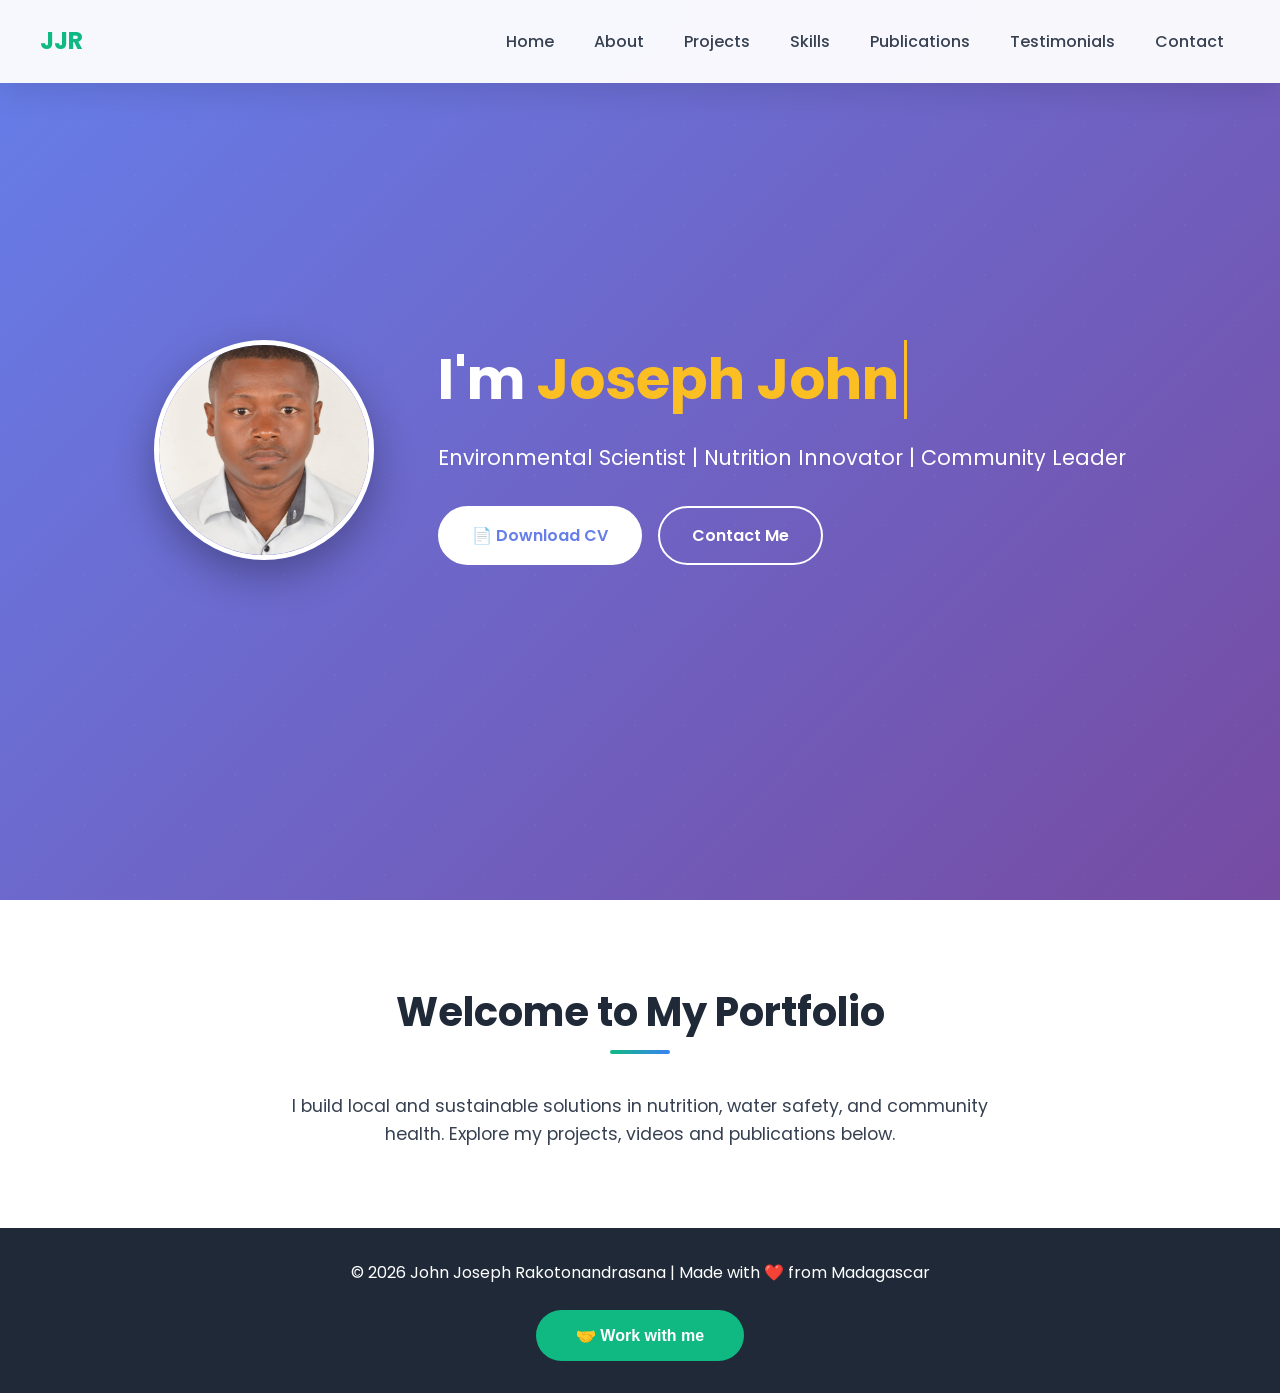
<file: index.html>
<!DOCTYPE html>
<html lang="en">
<head>
<meta charset="UTF-8" />
<meta name="viewport" content="width=device-width, initial-scale=1.0" />
<title>Joseph John Rakotonandrasana | Portfolio</title>
<link href="https://fonts.googleapis.com/css2?family=Poppins:wght@300;400;600;700&display=swap" rel="stylesheet">
<link rel="stylesheet" href="styles/style.css" />
</head>
<body>
<!-- Navigation -->
<nav class="navbar">
  <div class="nav-container">
    <a href="index.html" class="logo">JJR</a>
    <button class="nav-toggle" id="navToggle">☰</button>
    <div class="main-nav" id="mainNav">
      <a href="index.html">Home</a>
      <a href="about.html">About</a>
      <a href="projects.html">Projects</a>
      <a href="skills.html">Skills</a>
      <a href="publications.html">Publications</a>
      <a href="testimonials.html">Testimonials</a>
      <a href="contact.html">Contact</a>
    </div>
  </div>
</nav>

<!-- Hero Section -->
<header class="hero">
  <img src="images/photo_profil.jpg" alt="Profile photo" class="profile-photo">
  <div class="hero-text">
    <h1>I'm <span id="typing">Joseph John</span></h1>
    <p class="subtitle">Environmental Scientist | Nutrition Innovator | Community Leader</p>
    <div class="hero-cta">
      <a href="docs/Joseph_Rakotonandrasana_CV.pdf" class="btn" target="_blank">📄 Download CV</a>
      <a href="contact.html" class="btn-outline">Contact Me</a>
    </div>
  </div>
</header>

<!-- Main Content -->
<main>
  <section class="intro fade-in">
    <h2>Welcome to My Portfolio</h2>
    <p>I build local and sustainable solutions in nutrition, water safety, and community health. Explore my projects, videos and publications below.</p>
  </section>
</main>

<!-- Footer -->
<footer>
  <p>© 2026 John Joseph Rakotonandrasana | Made with ❤️ from Madagascar</p>
  <button id="hireBtn" class="hire-btn">🤝 Work with me</button>
</footer>

<script src="js/script.js"></script>
</body>
</html>
</file>
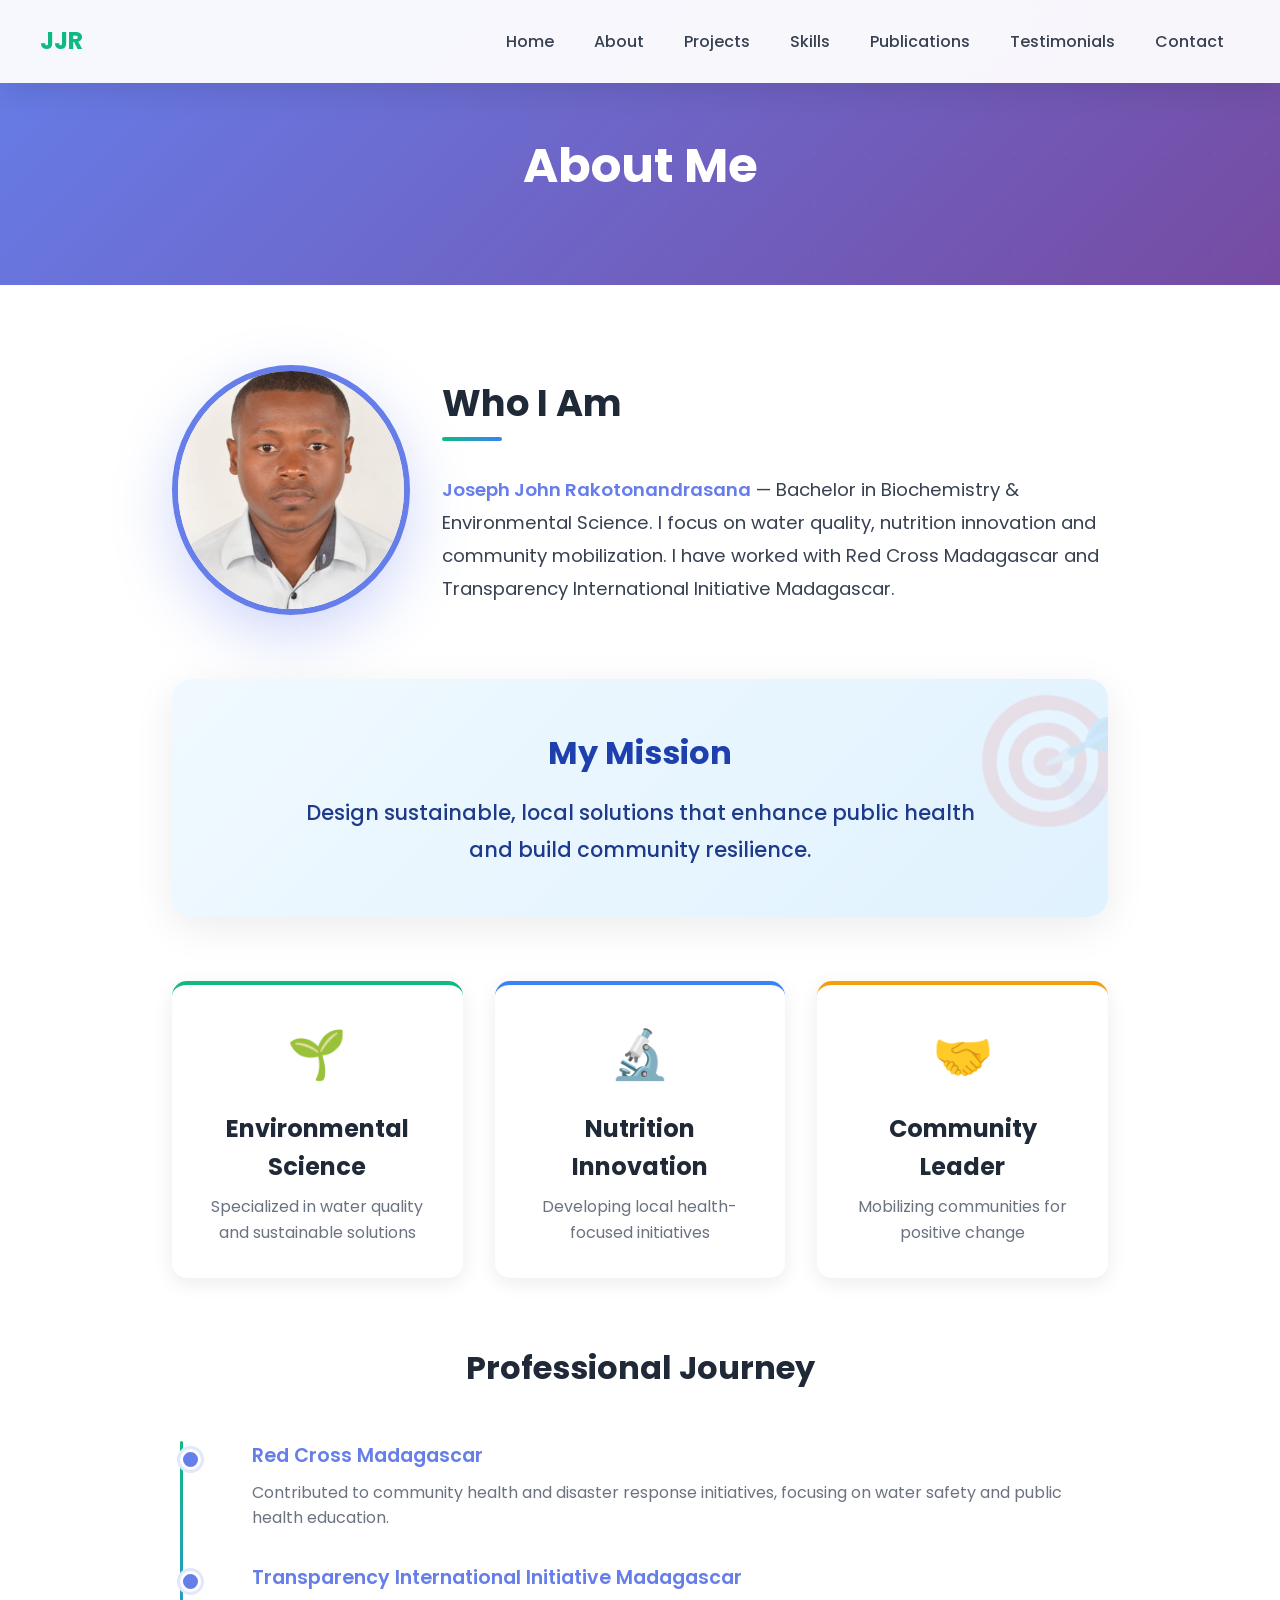
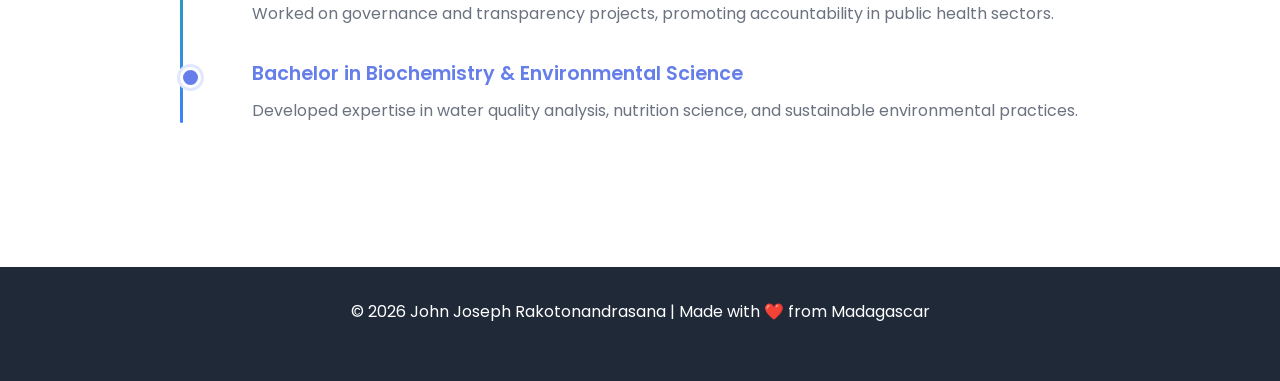
<file: about.html>
<!DOCTYPE html>
<html lang="en">
<head>
<meta charset="UTF-8" />
<meta name="viewport" content="width=device-width, initial-scale=1.0" />
<title>About | Joseph John Rakotonandrasana</title>
<link href="https://fonts.googleapis.com/css2?family=Poppins:wght@300;400;600;700&display=swap" rel="stylesheet">
<link rel="stylesheet" href="styles/style.css" />
<link rel="stylesheet" href="styles/about.css" />
</head>
<body>
<!-- Navigation -->
<nav class="navbar">
  <div class="nav-container">
    <a href="index.html" class="logo">JJR</a>
    <button class="nav-toggle" id="navToggle">☰</button>
    <div class="main-nav" id="mainNav">
      <a href="index.html">Home</a>
      <a href="about.html">About</a>
      <a href="projects.html">Projects</a>
      <a href="skills.html">Skills</a>
      <a href="publications.html">Publications</a>
      <a href="testimonials.html">Testimonials</a>
      <a href="contact.html">Contact</a>
    </div>
  </div>
</nav>

<!-- Page Header -->
<header class="page-header">
  <h1>About Me</h1>
</header>

<!-- Main Content -->
<main class="about-container">
  <!-- Profile Section -->
  <section class="profile-section">
    <img src="images/photo_profil.jpg" alt="Joseph John Rakotonandrasana" class="profile-photo-large">
    <div class="intro-text">
      <h2>Who I Am</h2>
      <p><strong>Joseph John Rakotonandrasana</strong> — Bachelor in Biochemistry & Environmental Science. I focus on water quality, nutrition innovation and community mobilization. I have worked with Red Cross Madagascar and Transparency International Initiative Madagascar.</p>
    </div>
  </section>

  <!-- Mission Section -->
  <section class="mission-section">
    <h3>My Mission</h3>
    <p>Design sustainable, local solutions that enhance public health and build community resilience.</p>
  </section>

  <!-- Stats Cards -->
  <section class="stats-section">
    <div class="stat-card">
      <div class="stat-icon">🌱</div>
      <h4>Environmental Science</h4>
      <p>Specialized in water quality and sustainable solutions</p>
    </div>
    <div class="stat-card">
      <div class="stat-icon">🔬</div>
      <h4>Nutrition Innovation</h4>
      <p>Developing local health-focused initiatives</p>
    </div>
    <div class="stat-card">
      <div class="stat-icon">🤝</div>
      <h4>Community Leader</h4>
      <p>Mobilizing communities for positive change</p>
    </div>
  </section>

  <!-- Experience Timeline -->
  <section class="timeline-section">
    <h3>Professional Journey</h3>
    <div class="timeline">
      <div class="timeline-item">
        <h4>Red Cross Madagascar</h4>
        <p>Contributed to community health and disaster response initiatives, focusing on water safety and public health education.</p>
      </div>
      <div class="timeline-item">
        <h4>Transparency International Initiative Madagascar</h4>
        <p>Worked on governance and transparency projects, promoting accountability in public health sectors.</p>
      </div>
      <div class="timeline-item">
        <h4>Bachelor in Biochemistry & Environmental Science</h4>
        <p>Developed expertise in water quality analysis, nutrition science, and sustainable environmental practices.</p>
      </div>
    </div>
  </section>
</main>

<!-- Footer -->
<footer>
  <p>© 2026 John Joseph Rakotonandrasana | Made with ❤️ from Madagascar</p>
</footer>

<script src="js/script.js"></script>
</body>
</html>
</file>
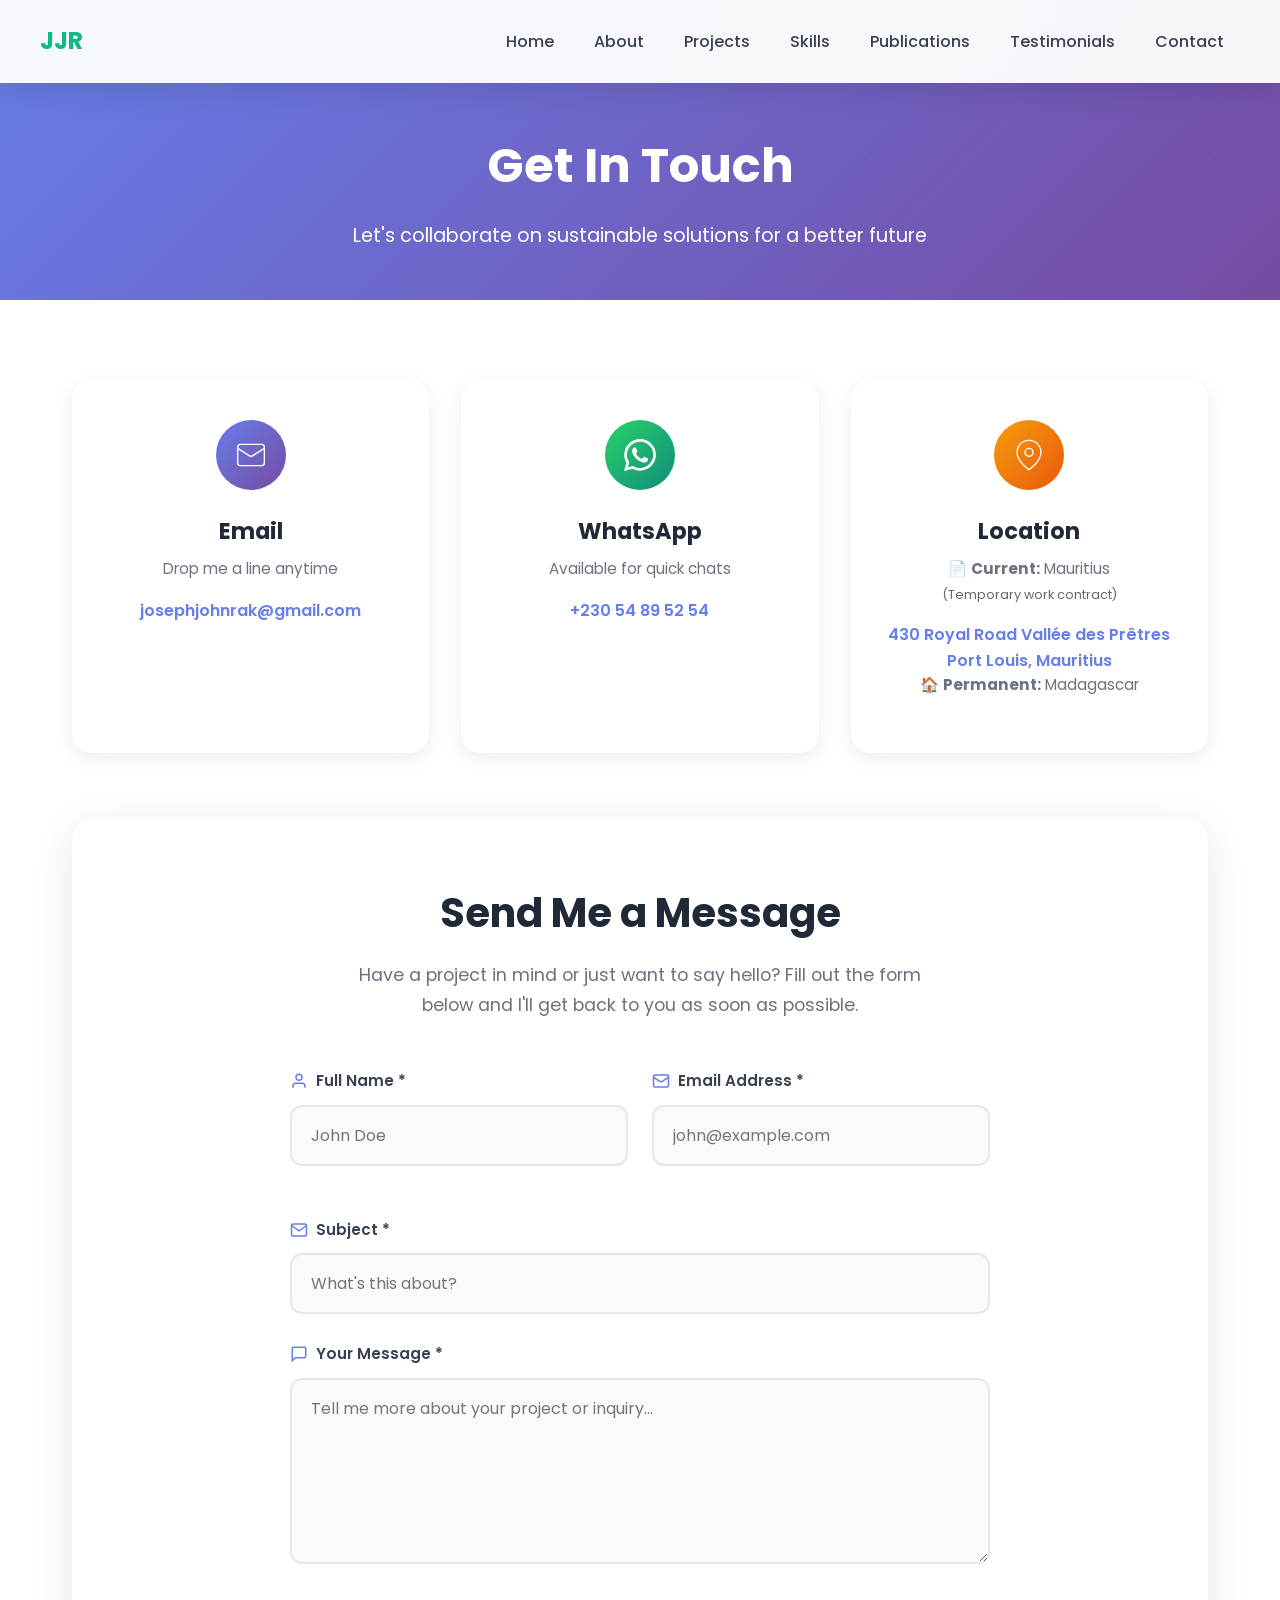
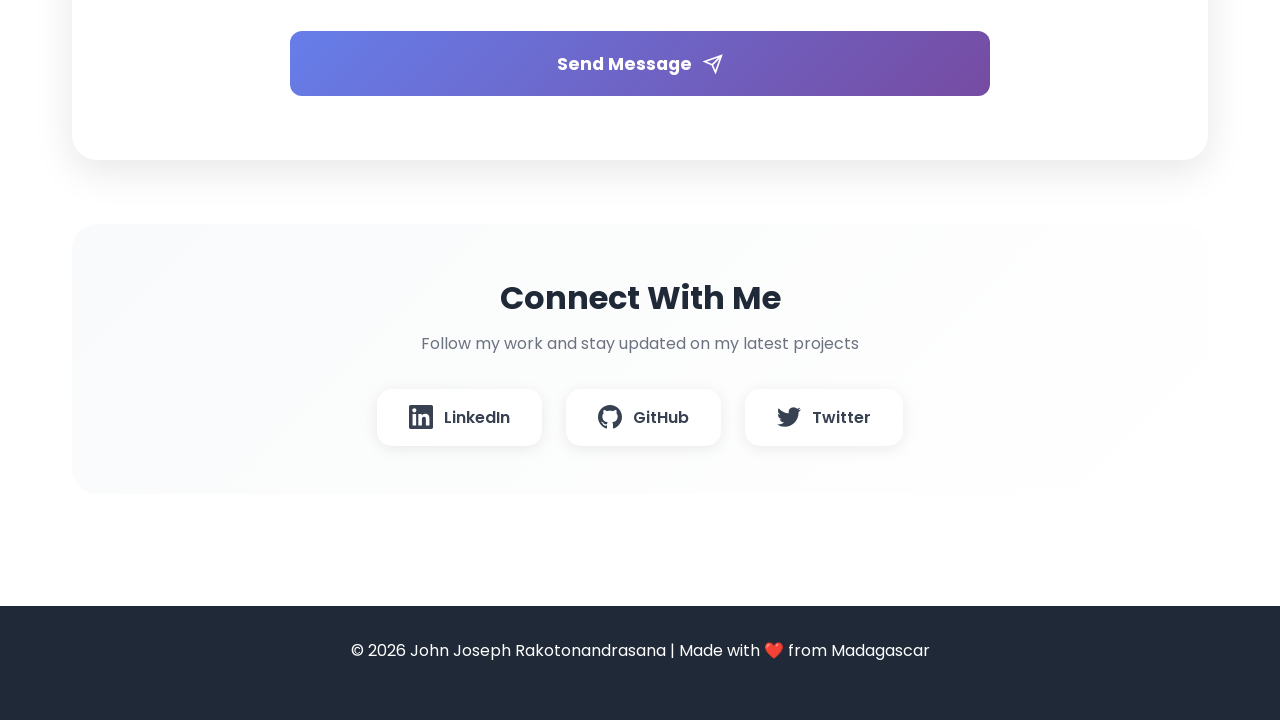
<file: contact.html>
<!DOCTYPE html>
<html lang="en">
<head>
  <meta charset="UTF-8">
  <meta name="viewport" content="width=device-width, initial-scale=1.0">
  <title>Contact | Joseph John Rakotonandrasana</title>
  <link href="https://fonts.googleapis.com/css2?family=Poppins:wght@300;400;600;700&display=swap" rel="stylesheet">
  <link rel="stylesheet" href="styles/style.css">
  <link rel="stylesheet" href="styles/contact.css">
</head>
<body>
  <!-- Navigation -->
  <nav class="navbar">
    <div class="nav-container">
      <a href="index.html" class="logo">JJR</a>
      <button class="nav-toggle" id="navToggle">☰</button>
      <div class="main-nav" id="mainNav">
        <a href="index.html">Home</a>
        <a href="about.html">About</a>
        <a href="projects.html">Projects</a>
        <a href="skills.html">Skills</a>
        <a href="publications.html">Publications</a>
        <a href="testimonials.html">Testimonials</a>
        <a href="contact.html" class="active">Contact</a>
      </div>
    </div>
  </nav>

  <!-- Page Header -->
  <header class="page-header">
    <h1>Get In Touch</h1>
    <p class="header-subtitle">Let's collaborate on sustainable solutions for a better future</p>
  </header>

  <!-- Main Content -->
  <main class="contact-container">
    
    <!-- Contact Info Cards -->
    <section class="contact-info-section">
      <div class="info-cards">
        
        <!-- Email Card -->
        <div class="info-card">
          <div class="card-icon">
            <svg width="32" height="32" viewBox="0 0 24 24" fill="none" stroke="currentColor">
              <rect x="2" y="4" width="20" height="16" rx="2"/>
              <path d="m22 7-8.97 5.7a1.94 1.94 0 0 1-2.06 0L2 7"/>
            </svg>
          </div>
          <h3>Email</h3>
          <p>Drop me a line anytime</p>
          <a href="mailto:josephjohnrak@gmail.com">josephjohnrak@gmail.com</a>
        </div>

        <!-- WhatsApp Card -->
        <div class="info-card">
          <div class="card-icon whatsapp">
            <svg width="32" height="32" viewBox="0 0 24 24" fill="currentColor">
              <path d="M17.472 14.382c-.297-.149-1.758-.867-2.03-.967-.273-.099-.471-.148-.67.15-.197.297-.767.966-.94 1.164-.173.199-.347.223-.644.075-.297-.15-1.255-.463-2.39-1.475-.883-.788-1.48-1.761-1.653-2.059-.173-.297-.018-.458.13-.606.134-.133.298-.347.446-.52.149-.174.198-.298.298-.497.099-.198.05-.371-.025-.52-.075-.149-.669-1.612-.916-2.207-.242-.579-.487-.5-.669-.51-.173-.008-.371-.01-.57-.01-.198 0-.52.074-.792.372-.272.297-1.04 1.016-1.04 2.479 0 1.462 1.065 2.875 1.213 3.074.149.198 2.096 3.2 5.077 4.487.709.306 1.262.489 1.694.625.712.227 1.36.195 1.871.118.571-.085 1.758-.719 2.006-1.413.248-.694.248-1.289.173-1.413-.074-.124-.272-.198-.57-.347m-5.421 7.403h-.004a9.87 9.87 0 01-5.031-1.378l-.361-.214-3.741.982.998-3.648-.235-.374a9.86 9.86 0 01-1.51-5.26c.001-5.45 4.436-9.884 9.888-9.884 2.64 0 5.122 1.03 6.988 2.898a9.825 9.825 0 012.893 6.994c-.003 5.45-4.437 9.884-9.885 9.884m8.413-18.297A11.815 11.815 0 0012.05 0C5.495 0 .16 5.335.157 11.892c0 2.096.547 4.142 1.588 5.945L.057 24l6.305-1.654a11.882 11.882 0 005.683 1.448h.005c6.554 0 11.89-5.335 11.893-11.893a11.821 11.821 0 00-3.48-8.413Z"/>
            </svg>
          </div>
          <h3>WhatsApp</h3>
          <p>Available for quick chats</p>
          <a href="https://wa.me/23054895254" target="_blank">+230 54 89 52 54</a>
        </div>

        <!-- Location Card -->
        <div class="info-card">
          <div class="card-icon location">
            <svg width="32" height="32" viewBox="0 0 24 24" fill="none" stroke="currentColor">
              <path d="M21 10c0 7-9 13-9 13s-9-6-9-13a9 9 0 0 1 18 0z"/>
              <circle cx="12" cy="10" r="3"/>
            </svg>
          </div>
          <h3>Location</h3>
          <p>
            📄 <strong>Current:</strong> Mauritius<br>
            <small style="color: #666;">(Temporary work contract)</small>
          </p>
          <a href="https://maps.google.com/?q=430+Vall%C3%A9e+des+Pr%C3%AAtres+Port+Louis+Mauritius" target="_blank">
            430 Royal Road Vallée des Prêtres<br>Port Louis, Mauritius
          </a>
          <p>
            🏠 <strong>Permanent:</strong> Madagascar
          </p>
        </div>

      </div>
    </section>

    <!-- Contact Form Section -->
    <section class="contact-form-section">
      <div class="form-container">
        <div class="form-header">
          <h2>Send Me a Message</h2>
          <p>Have a project in mind or just want to say hello? Fill out the form below and I'll get back to you as soon as possible.</p>
        </div>

        <form id="contactForm" action="https://formspree.io/f/xwvnoejw" method="POST" class="contact-form">
          
          <div class="form-row">
            <div class="form-group">
              <label for="name">
                <svg width="18" height="18" viewBox="0 0 24 24" fill="none" stroke="currentColor">
                  <path d="M20 21v-2a4 4 0 0 0-4-4H8a4 4 0 0 0-4 4v2"/>
                  <circle cx="12" cy="7" r="4"/>
                </svg>
                Full Name *
              </label>
              <input type="text" id="name" name="name" required placeholder="John Doe">
              <span class="error-message" id="nameError"></span>
            </div>

            <div class="form-group">
              <label for="email">
                <svg width="18" height="18" viewBox="0 0 24 24" fill="none" stroke="currentColor">
                  <rect x="2" y="4" width="20" height="16" rx="2"/>
                  <path d="m22 7-8.97 5.7a1.94 1.94 0 0 1-2.06 0L2 7"/>
                </svg>
                Email Address *
              </label>
              <input type="email" id="email" name="_replyto" required placeholder="john@example.com">
              <span class="error-message" id="emailError"></span>
            </div>
          </div>

          <div class="form-group">
            <label for="subject">
              <svg width="18" height="18" viewBox="0 0 24 24" fill="none" stroke="currentColor">
                <path d="M4 4h16c1.1 0 2 .9 2 2v12c0 1.1-.9 2-2 2H4c-1.1 0-2-.9-2-2V6c0-1.1.9-2 2-2z"/>
                <polyline points="22,6 12,13 2,6"/>
              </svg>
              Subject *
            </label>
            <input type="text" id="subject" name="subject" required placeholder="What's this about?">
            <span class="error-message" id="subjectError"></span>
          </div>

          <div class="form-group">
            <label for="message">
              <svg width="18" height="18" viewBox="0 0 24 24" fill="none" stroke="currentColor">
                <path d="M21 15a2 2 0 0 1-2 2H7l-4 4V5a2 2 0 0 1 2-2h14a2 2 0 0 1 2 2z"/>
              </svg>
              Your Message *
            </label>
            <textarea id="message" name="message" rows="6" required placeholder="Tell me more about your project or inquiry..."></textarea>
            <span class="error-message" id="messageError"></span>
          </div>

          <button type="submit" class="submit-btn" id="submitBtn">
            <span class="btn-text">Send Message</span>
            <svg class="btn-icon" width="20" height="20" viewBox="0 0 24 24" fill="none" stroke="currentColor">
              <line x1="22" y1="2" x2="11" y2="13"/>
              <polygon points="22 2 15 22 11 13 2 9 22 2"/>
            </svg>
          </button>

          <div class="form-status" id="formStatus"></div>
        </form>
      </div>
    </section>

    <!-- Social Links Section -->
    <section class="social-section">
      <h2>Connect With Me</h2>
      <p>Follow my work and stay updated on my latest projects</p>
      <div class="social-links">
        
        <a href="https://www.linkedin.com/in/joseph-john-rakotonandrasana-00a74b215" target="_blank" class="social-link linkedin">
          <svg width="24" height="24" viewBox="0 0 24 24" fill="currentColor">
            <path d="M20.447 20.452h-3.554v-5.569c0-1.328-.027-3.037-1.852-3.037-1.853 0-2.136 1.445-2.136 2.939v5.667H9.351V9h3.414v1.561h.046c.477-.9 1.637-1.85 3.37-1.85 3.601 0 4.267 2.37 4.267 5.455v6.286zM5.337 7.433c-1.144 0-2.063-.926-2.063-2.065 0-1.138.92-2.063 2.063-2.063 1.14 0 2.064.925 2.064 2.063 0 1.139-.925 2.065-2.064 2.065zm1.782 13.019H3.555V9h3.564v11.452zM22.225 0H1.771C.792 0 0 .774 0 1.729v20.542C0 23.227.792 24 1.771 24h20.451C23.2 24 24 23.227 24 22.271V1.729C24 .774 23.2 0 22.222 0h.003z"/>
          </svg>
          <span>LinkedIn</span>
        </a>

        <a href="https://github.com/yourusername" target="_blank" class="social-link github">
          <svg width="24" height="24" viewBox="0 0 24 24" fill="currentColor">
            <path d="M12 0c-6.626 0-12 5.373-12 12 0 5.302 3.438 9.8 8.207 11.387.599.111.793-.261.793-.577v-2.234c-3.338.726-4.033-1.416-4.033-1.416-.546-1.387-1.333-1.756-1.333-1.756-1.089-.745.083-.729.083-.729 1.205.084 1.839 1.237 1.839 1.237 1.07 1.834 2.807 1.304 3.492.997.107-.775.418-1.305.762-1.604-2.665-.305-5.467-1.334-5.467-5.931 0-1.311.469-2.381 1.236-3.221-.124-.303-.535-1.524.117-3.176 0 0 1.008-.322 3.301 1.23.957-.266 1.983-.399 3.003-.404 1.02.005 2.047.138 3.006.404 2.291-1.552 3.297-1.23 3.297-1.23.653 1.653.242 2.874.118 3.176.77.84 1.235 1.911 1.235 3.221 0 4.609-2.807 5.624-5.479 5.921.43.372.823 1.102.823 2.222v3.293c0 .319.192.694.801.576 4.765-1.589 8.199-6.086 8.199-11.386 0-6.627-5.373-12-12-12z"/>
          </svg>
          <span>GitHub</span>
        </a>

        <a href="https://twitter.com/yourusername" target="_blank" class="social-link twitter">
          <svg width="24" height="24" viewBox="0 0 24 24" fill="currentColor">
            <path d="M23.953 4.57a10 10 0 01-2.825.775 4.958 4.958 0 002.163-2.723c-.951.555-2.005.959-3.127 1.184a4.92 4.92 0 00-8.384 4.482C7.69 8.095 4.067 6.13 1.64 3.162a4.822 4.822 0 00-.666 2.475c0 1.71.87 3.213 2.188 4.096a4.904 4.904 0 01-2.228-.616v.06a4.923 4.923 0 003.946 4.827 4.996 4.996 0 01-2.212.085 4.936 4.936 0 004.604 3.417 9.867 9.867 0 01-6.102 2.105c-.39 0-.779-.023-1.17-.067a13.995 13.995 0 007.557 2.209c9.053 0 13.998-7.496 13.998-13.985 0-.21 0-.42-.015-.63A9.935 9.935 0 0024 4.59z"/>
          </svg>
          <span>Twitter</span>
        </a>

      </div>
    </section>

  </main>

  <!-- Footer -->
  <footer>
    <p>© 2026 John Joseph Rakotonandrasana | Made with ❤️ from Madagascar</p>
  </footer>

  <script src="js/script.js"></script>
  <script src="js/contact.js"></script>
</body>
</html>
</file>
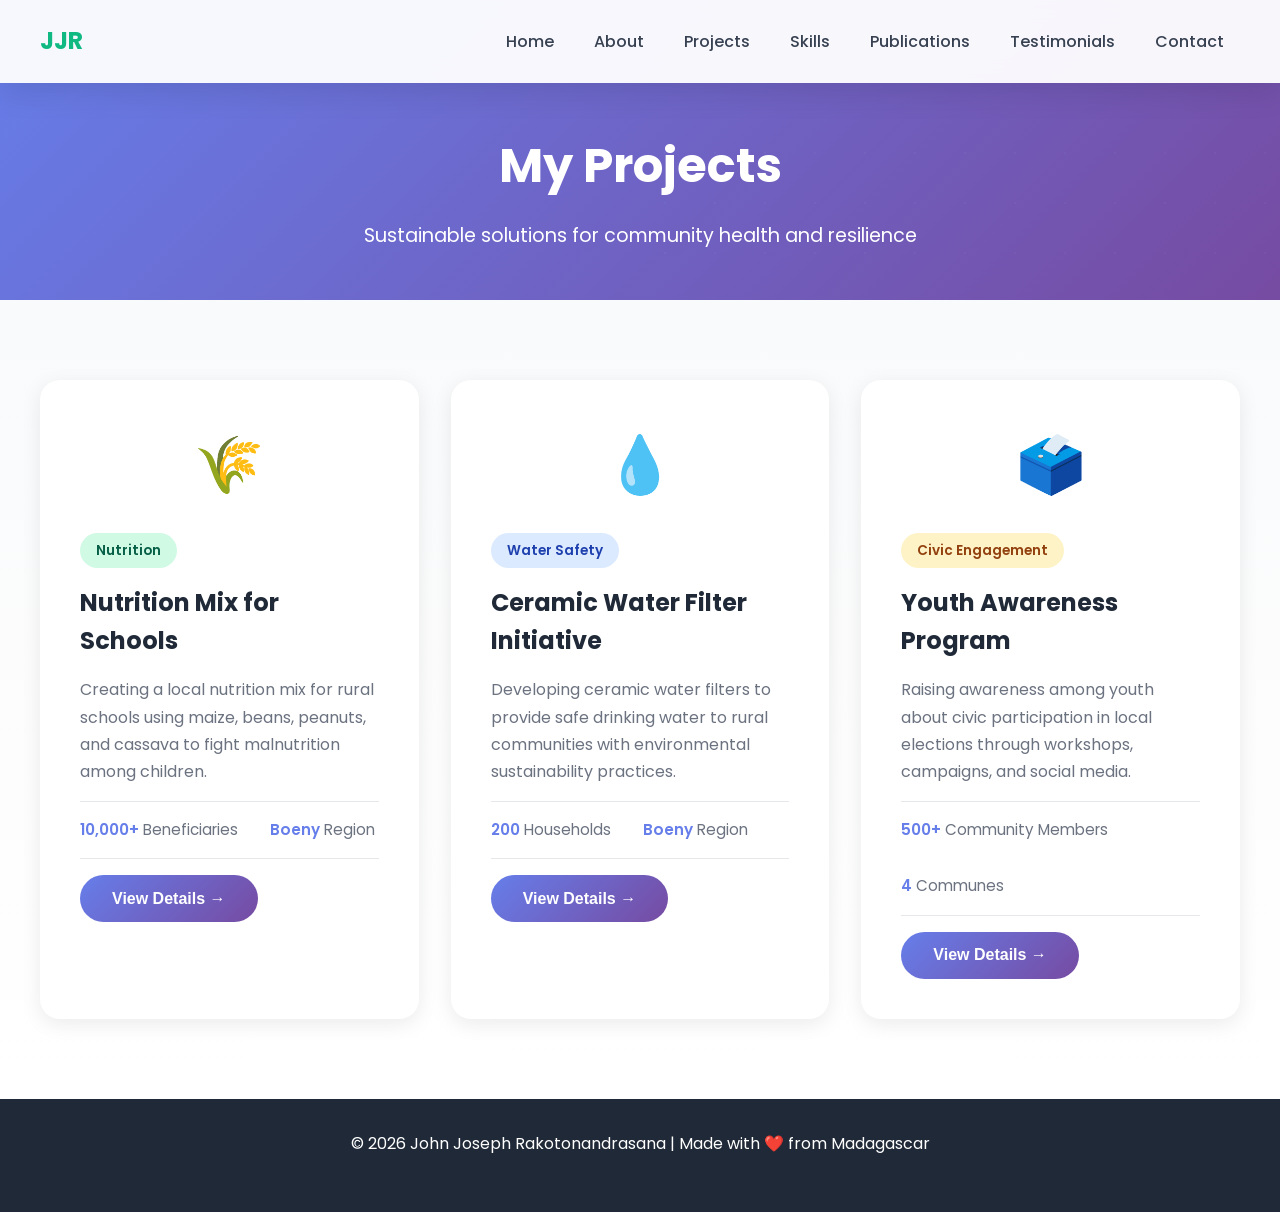
<file: projects.html>
<!DOCTYPE html>
<html lang="en">
<head>
  <meta charset="UTF-8">
  <meta name="viewport" content="width=device-width, initial-scale=1.0">
  <title>Projects | Joseph Rakotonandrasana</title>
  <link href="https://fonts.googleapis.com/css2?family=Poppins:wght@300;400;600;700&display=swap" rel="stylesheet">
  <link rel="stylesheet" href="styles/style.css">
  <link rel="stylesheet" href="styles/projects.css">
</head>
<body>

  <!-- Navigation -->
  <nav class="navbar">
    <div class="nav-container">
      <a href="index.html" class="logo">JJR</a>
      <button class="nav-toggle" id="navToggle">☰</button>
      <div class="main-nav" id="mainNav">
        <a href="index.html">Home</a>
        <a href="about.html">About</a>
        <a href="projects.html" class="active">Projects</a>
        <a href="skills.html">Skills</a>
        <a href="publications.html">Publications</a>
        <a href="testimonials.html">Testimonials</a>
        <a href="contact.html">Contact</a>
      </div>
    </div>
  </nav>

  <!-- Page Header -->
  <header class="page-header">
    <h1>My Projects</h1>
    <p class="header-subtitle">Sustainable solutions for community health and resilience</p>
  </header>

  <!-- Projects Section -->
  <section class="projects-section">
    <div class="projects-container">
      
      <!-- Project 1 -->
       
      <div class="project-card" data-aos="fade-up">
        <div class="project-icon">🌾</div>
        <div class="project-content">
          <span class="project-badge">Nutrition</span>
          <h3>Nutrition Mix for Schools</h3>
          <p>Creating a local nutrition mix for rural schools using maize, beans, peanuts, and cassava to fight malnutrition among children.</p>
          <div class="project-stats">
            <span><strong>10,000+</strong> Beneficiaries</span>
            <span><strong>Boeny</strong> Region</span>
          </div>
          <button class="btn-primary open-modal" data-modal="modal1">
          <!-- button class="open-modal" data-modal="modal1">View Details</button -->
            View Details →
          </button>
        </div>
      </div>

      <!-- Project 2 -->
      <div class="project-card" data-aos="fade-up" data-aos-delay="100">
        <div class="project-icon">💧</div>
        <div class="project-content">
          <span class="project-badge water">Water Safety</span>
          <h3>Ceramic Water Filter Initiative</h3>
          <p>Developing ceramic water filters to provide safe drinking water to rural communities with environmental sustainability practices.</p>
          <div class="project-stats">
            <span><strong>200</strong> Households</span>
            <span><strong>Boeny</strong> Region</span>
          </div>
          <button class="btn-primary open-modal" data-modal="modal2">
            View Details →
          </button>
        </div>
      </div>

      <!-- Project 3 -->
      <div class="project-card" data-aos="fade-up" data-aos-delay="200">
        <div class="project-icon">🗳️</div>
        <div class="project-content">
          <span class="project-badge civic">Civic Engagement</span>
          <h3>Youth Awareness Program</h3>
          <p>Raising awareness among youth about civic participation in local elections through workshops, campaigns, and social media.</p>
          <div class="project-stats">
            <span><strong>500+</strong> Community Members</span>
            <span><strong>4</strong> Communes</span>
          </div>
          <button class="btn-primary open-modal" data-modal="modal3">
            View Details →
          </button>
        </div>
      </div>

    </div>
  </section>

  <!-- Modals -->
  <!-- Modal1 -->

  <div id="modal1" class="modal">
    <div class="modal-overlay"></div>
    <div class="modal-content">
      <button class="modal-close">&times;</button>
      <div class="modal-header">
        <div class="modal-icon">🌾</div>
        <h2>NutritionLab</h2>
        <span class="modal-badge">Prototype in Development</span>      
      </div>
      <div class="modal-body">
        <p class="modal-description">
          NutritionLab is a prototype of a community nutrition laboratory currently in research and design phase. The project aims to develop an inclusive approach to address nutritional needs of different vulnerable groups: children, families, elderly people, and pregnant women.
        </p>
        
        <div class="modal-section">
          <h3>Key Objectives</h3>
          <ul class="modal-list">
            <li>Develop an accessible nutrition analysis system adapted to local context</li>
            <li>Create fortified food production solutions for different target groups</li>
            <li>Train local actors in nutritional screening and personalized counseling</li>
            <li>Establish a monitoring and evaluation framework to measure nutritional impact</li>
          </ul>
        </div>

        <div class="modal-section">
          <h3>Target Groups</h3>
          <div class="impact-grid">
            <div class="impact-item">
              <div class="impact-icon">👶</div>
              <div class="impact-label">Children</div>
            </div>
            <div class="impact-item">
              <div class="impact-icon">👨‍👩‍👧‍👦</div>
              <div class="impact-label">Families</div>
            </div>
            <div class="impact-item">
              <div class="impact-icon">👵</div>
              <div class="impact-label">Elderly People</div>
            </div>
            <div class="impact-item">
              <div class="impact-icon">🤰</div>
              <div class="impact-label">Pregnant Women</div>
            </div>
          </div>
        </div>

        <div class="modal-section">
          <h3>Intervention Pillars</h3>
          <div class="intervention-pillars">
            <div class="pillar">
              <h4>📊 Nutritional Analysis</h4>
              <p>Screening, anthropometric assessment, personalized counseling</p>
            </div>
            <div class="pillar">
              <h4>🍽️ Food Production</h4>
              <p>Local processing, nutritional fortification, culinary training</p>
            </div>
            <div class="pillar">
              <h4>📈 Monitoring & Evaluation</h4>
              <p>Beneficiary tracking, impact indicators, applied research</p>
            </div>
          </div>
        </div>

        <div class="modal-section">
          <h3>Current Status</h3>
          <div class="status-badges-container">
            <span class="status-badge research">🔬 Research Phase</span>
            <span class="status-badge design">📐 Design in Progress</span>
            <span class="status-badge pending">⏳ Pending Implementation</span>
          </div>
          <p>The conceptual prototype is currently under development. The project is actively seeking technical partnerships and funding opportunities to move to the pilot phase.</p>
        </div>

        <div class="modal-section">
          <h3>Vision & Potential</h3>
          <p>NutritionLab represents an initiative with strong social potential, designed to be adaptable to school, community, and family contexts. The inclusive, evidence-based approach aims to create lasting impact on the nutritional health of vulnerable populations.</p>
        </div>
      </div>
    </div>
  </div>

  <!-- Modal 2 -->
  <div id="modal2" class="modal">
    <div class="modal-overlay"></div>
    <div class="modal-content">
      <button class="modal-close">&times;</button>
      <div class="modal-header">
        <div class="modal-icon">💧</div>
        <h2>Ceramic Water Filter Initiative</h2>
        <span class="modal-badge water">Water Safety Project</span>
      </div>
      <div class="modal-body">
        <p class="modal-description">
          This initiative develops ceramic water filters to provide safe drinking water to rural communities. It combines environmental sustainability with water hygiene practices to ensure long-term health benefits.
        </p>
        
        <div class="modal-section">
          <h3>Key Objectives</h3>
          <ul class="modal-list">
            <li>Design and produce affordable ceramic water filters locally</li>
            <li>Train communities on proper water treatment techniques</li>
            <li>Reduce waterborne diseases in rural households</li>
            <li>Promote sustainable water management practices</li>
          </ul>
        </div>

        <div class="modal-section">
          <h3>Project Impact</h3>
          <div class="impact-grid">
            <div class="impact-item">
              <div class="impact-number">200</div>
              <div class="impact-label">Households</div>
            </div>
            <div class="impact-item">
              <div class="impact-number">1000+</div>
              <div class="impact-label">People Served</div>
            </div>
            <div class="impact-item">
              <div class="impact-number">Boeny</div>
              <div class="impact-label">Region</div>
            </div>
          </div>
        </div>

        <div class="modal-section">
          <h3>Current Status</h3>
          <div class="status-badge progress">Development Phase</div>
          <p>Filter prototypes are being tested for efficiency and durability. Community training modules are being developed.</p>
        </div>
      </div>
    </div>
  </div>

  <!-- Modal 3 -->
  <div id="modal3" class="modal">
    <div class="modal-overlay"></div>
    <div class="modal-content">
      <button class="modal-close">&times;</button>
      <div class="modal-header">
        <div class="modal-icon">🗳️</div>
        <h2>Youth Awareness Program</h2>
        <span class="modal-badge civic">Civic Engagement</span>
      </div>
      <div class="modal-body">
        <p class="modal-description">
          This initiative raises awareness among youth about civic participation in local elections through interactive workshops, community campaigns, and strategic social media communication.
        </p>
        
        <div class="modal-section">
          <h3>Key Objectives</h3>
          <ul class="modal-list">
            <li>Educate youth on democratic processes and voting rights</li>
            <li>Organize workshops on civic responsibility and leadership</li>
            <li>Launch social media campaigns to increase engagement</li>
            <li>Build partnerships with local youth organizations</li>
          </ul>
        </div>

        <div class="modal-section">
          <h3>Project Impact</h3>
          <div class="impact-grid">
            <div class="impact-item">
              <div class="impact-number">500+</div>
              <div class="impact-label">Community Members Reached</div>
            </div>
            <div class="impact-item">
              <div class="impact-number">4</div>
              <div class="impact-label">Communes</div>
            </div>
            <div class="impact-item">
              <div class="impact-number">Boeny</div>
              <div class="impact-label">Region</div>
            </div>
          </div>
        </div>

        <div class="modal-section">
          <h3>Current Status</h3>
          <div class="status-badge proposal">Proposal Submitted</div>
          <p>Project proposal has been submitted to partner organizations. Awaiting approval and funding allocation.</p>
        </div>
      </div>
    </div>
  </div>

  <!-- Footer -->
  <footer>
    <p>© 2026 John Joseph Rakotonandrasana | Made with ❤️ from Madagascar</p>
  </footer>

  <script src="js/script.js"></script>
</body>
</html>
</file>
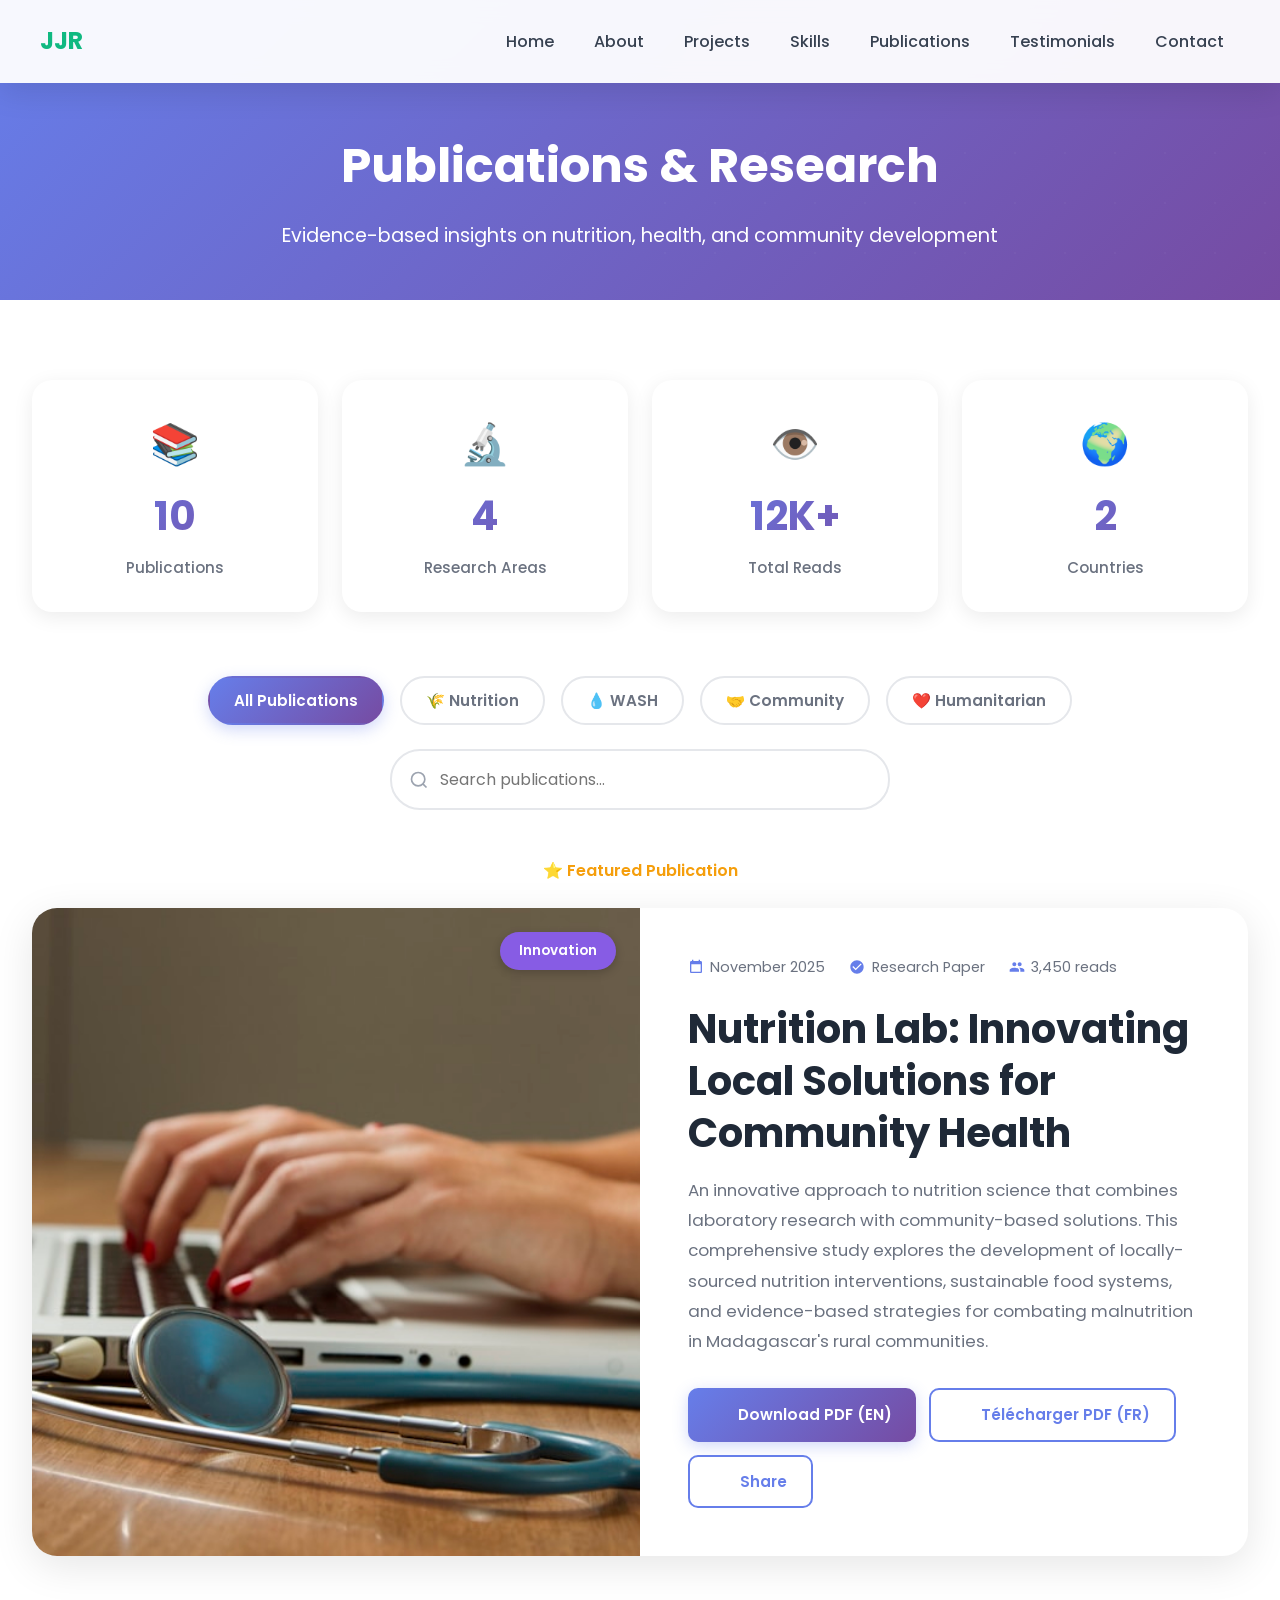
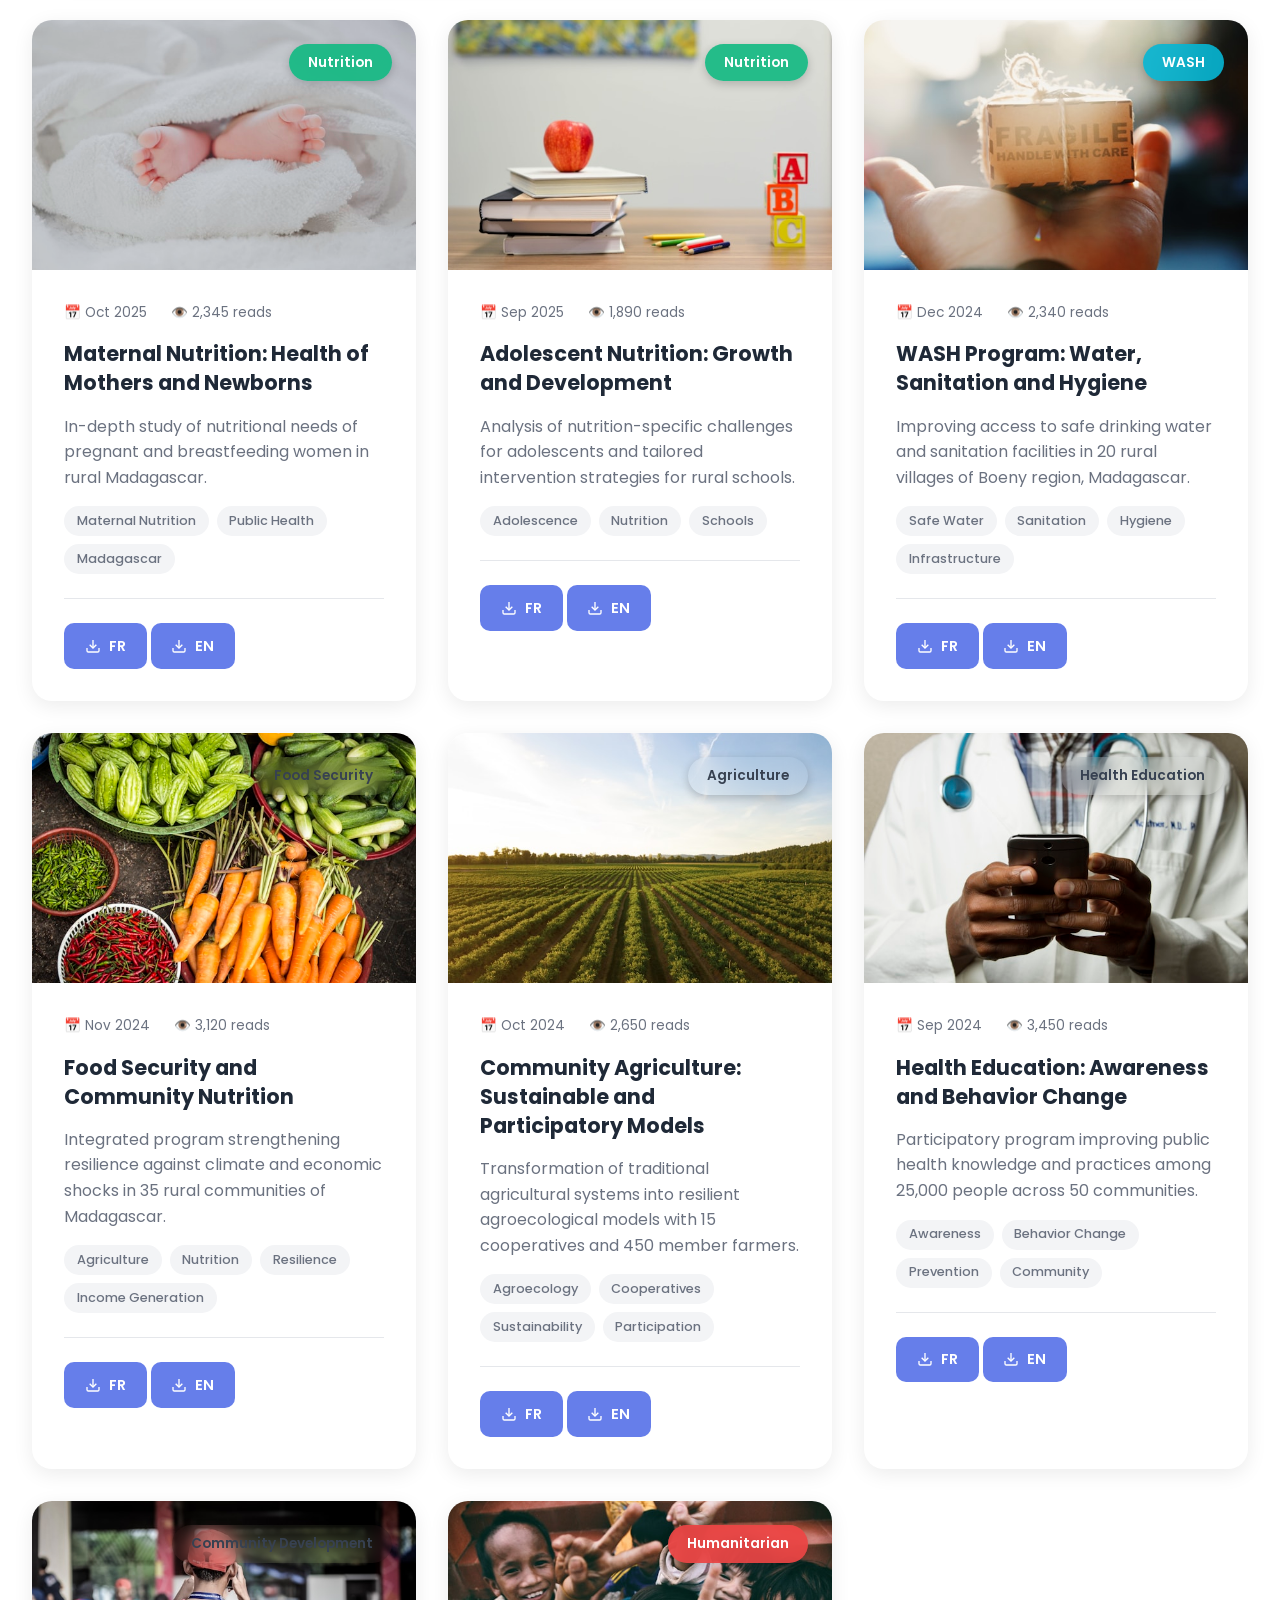
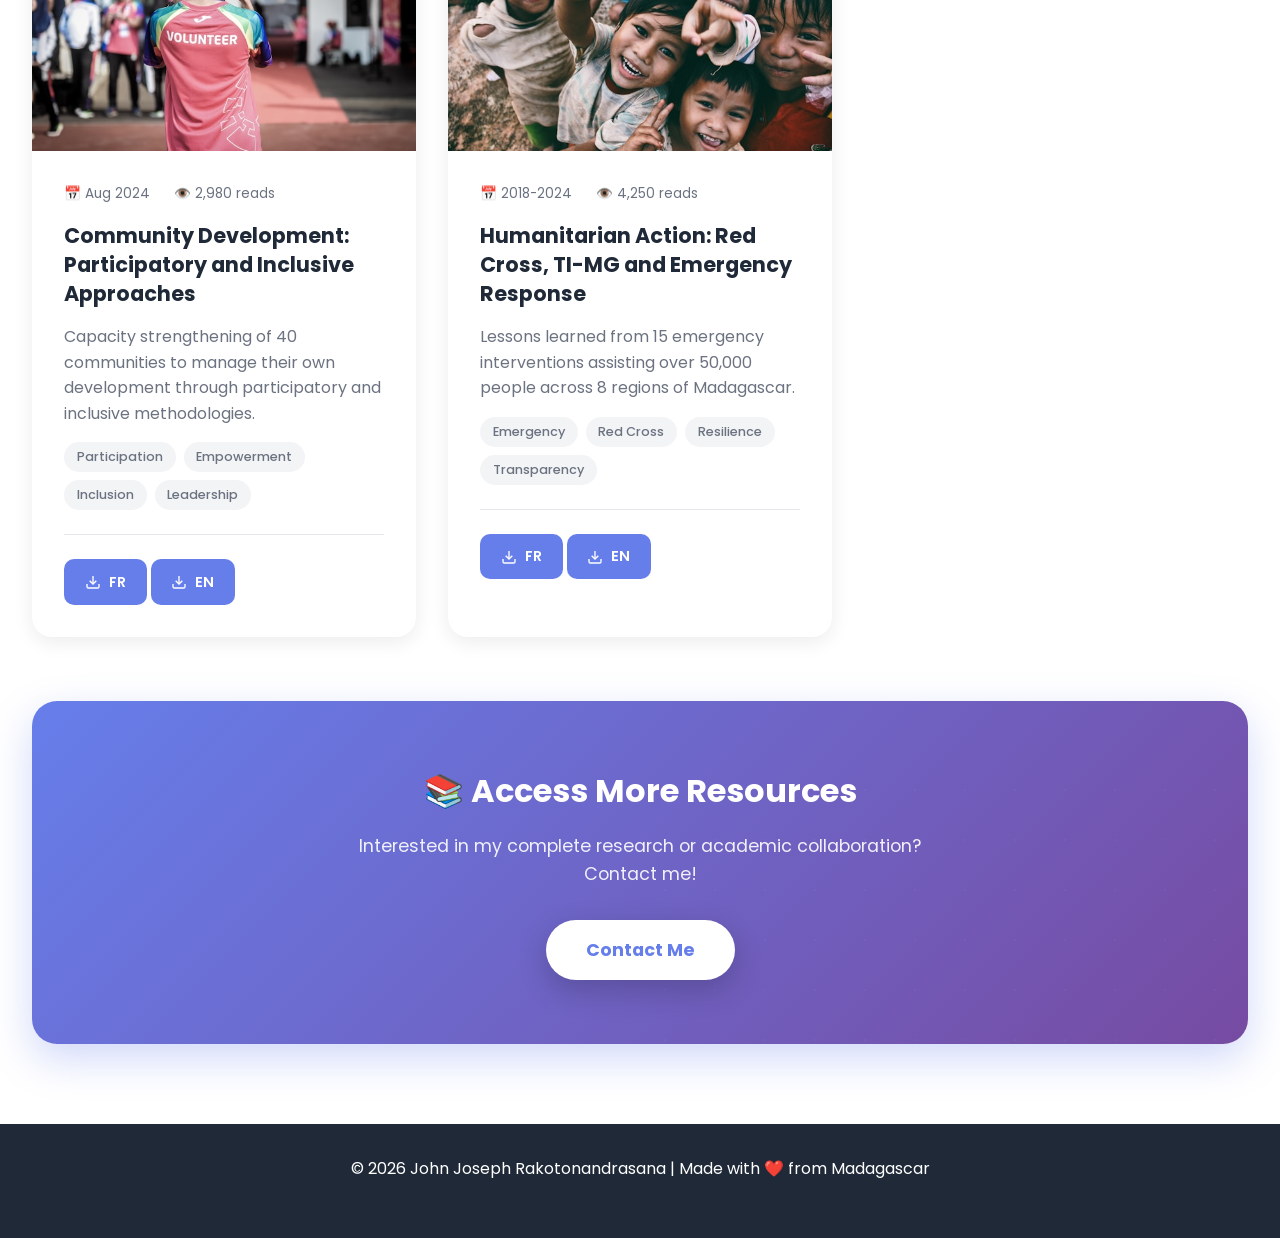
<file: publications.html>
<!DOCTYPE html>
<html lang="en">
<head>
  <meta charset="UTF-8">
  <meta name="viewport" content="width=device-width, initial-scale=1.0">
  <title>Publications | Joseph John Rakotonandrasana</title>
  <link href="https://fonts.googleapis.com/css2?family=Poppins:wght@300;400;600;700&display=swap" rel="stylesheet">
  <link rel="stylesheet" href="styles/style.css">
  <link rel="stylesheet" href="styles/publications.css">
</head>
<body>
  <!-- Navigation -->
  <nav class="navbar">
    <div class="nav-container">
      <a href="index.html" class="logo">JJR</a>
      <button class="nav-toggle" id="navToggle">☰</button>
      <div class="main-nav" id="mainNav">
        <a href="index.html">Home</a>
        <a href="about.html">About</a>
        <a href="projects.html">Projects</a>
        <a href="skills.html">Skills</a>
        <a href="publications.html" class="active">Publications</a>
        <a href="testimonials.html">Testimonials</a>
        <a href="contact.html">Contact</a>
      </div>
    </div>
  </nav>

  <!-- Page Header -->
  <header class="page-header">
    <h1>Publications & Research</h1>
    <p class="header-subtitle">Evidence-based insights on nutrition, health, and community development</p>
  </header>

  <!-- Main Content -->
  <main class="publications-container">
    
    <!-- Stats Section -->
    <section class="stats-section">
      <div class="stat-box">
        <div class="stat-icon">📚</div>
        <div class="stat-number">10</div>
        <div class="stat-label">Publications</div>
      </div>
      <div class="stat-box">
        <div class="stat-icon">🔬</div>
        <div class="stat-number">5</div>
        <div class="stat-label">Research Areas</div>
      </div>
      <div class="stat-box">
        <div class="stat-icon">👁️</div>
        <div class="stat-number">15K+</div>
        <div class="stat-label">Total Reads</div>
      </div>
      <div class="stat-box">
        <div class="stat-icon">🌍</div>
        <div class="stat-number">3</div>
        <div class="stat-label">Countries</div>
      </div>
    </section>

    <!-- Filter Section -->
    <section class="filter-section">
      <div class="filter-controls">
        <button class="filter-btn active" data-filter="all">All Publications</button>
        <button class="filter-btn" data-filter="nutrition">🌾 Nutrition</button>
        <button class="filter-btn" data-filter="wash">💧 WASH</button>
        <button class="filter-btn" data-filter="community">🤝 Community</button>
        <button class="filter-btn" data-filter="humanitarian">❤️ Humanitarian</button>
      </div>
      <div class="search-box">
        <svg width="20" height="20" viewBox="0 0 24 24" fill="none" stroke="currentColor">
          <circle cx="11" cy="11" r="8"></circle>
          <path d="m21 21-4.35-4.35"></path>
        </svg>
        <input type="text" id="searchPublications" placeholder="Search publications...">
      </div>
    </section>

    <!-- Featured Publication -->
    <section class="featured-section">
      <div class="featured-badge">⭐ Featured Publication</div>
      <article class="featured-publication">
        <div class="featured-image">
          <img src="images/nutrition_lab.jpg" alt="Nutrition Lab">
          <span class="pub-type-badge innovation">Innovation</span>
        </div>
        <div class="featured-content">
          <div class="pub-meta">
            <span class="meta-item">
              <svg width="16" height="16" viewBox="0 0 24 24" fill="currentColor">
                <path d="M19 3h-1V1h-2v2H8V1H6v2H5c-1.11 0-1.99.9-1.99 2L3 19c0 1.1.89 2 2 2h14c1.1 0 2-.9 2-2V5c0-1.1-.9-2-2-2zm0 16H5V8h14v11z"/>
              </svg>
              November 2025
            </span>
            <span class="meta-item">
              <svg width="16" height="16" viewBox="0 0 24 24" fill="currentColor">
                <path d="M12 2C6.48 2 2 6.48 2 12s4.48 10 10 10 10-4.48 10-10S17.52 2 12 2zm-2 15l-5-5 1.41-1.41L10 14.17l7.59-7.59L19 8l-9 9z"/>
              </svg>
              Research Paper
            </span>
            <span class="meta-item">
              <svg width="16" height="16" viewBox="0 0 24 24" fill="currentColor">
                <path d="M16 11c1.66 0 2.99-1.34 2.99-3S17.66 5 16 5c-1.66 0-3 1.34-3 3s1.34 3 3 3zm-8 0c1.66 0 2.99-1.34 2.99-3S9.66 5 8 5C6.34 5 5 6.34 5 8s1.34 3 3 3zm0 2c-2.33 0-7 1.17-7 3.5V19h14v-2.5c0-2.33-4.67-3.5-7-3.5zm8 0c-.29 0-.62.02-.97.05 1.16.84 1.97 1.97 1.97 3.45V19h6v-2.5c0-2.33-4.67-3.5-7-3.5z"/>
              </svg>
              3,450 reads
            </span>
          </div>
          <h2>Nutrition Lab: Innovating Local Solutions for Community Health</h2>
          <p class="pub-abstract">
            An innovative approach to nutrition science that combines laboratory research with 
            community-based solutions. This comprehensive study explores the development of 
            locally-sourced nutrition interventions, sustainable food systems, and evidence-based 
            strategies for combating malnutrition in Madagascar's rural communities.
          </p>
          <!-- Featured Publication -->
          <div class="pub-actions">
            <a href="docs/nutrition_lab_en.pdf" class="action-btn primary" download>
              <svg>...</svg>
              Download PDF (EN)
            </a>
            <a href="docs/nutrition_lab_fr.pdf" class="action-btn secondary" download>
              <svg>...</svg>
              Télécharger PDF (FR)
            </a>
            <button class="action-btn secondary share-btn">
              <svg>...</svg>
              Share
            </button>
          </div>
        </div>
      </article>
    </section>

    <!-- Publications Grid -->
    <section class="publications-grid">
      
      <!-- Publication 1: Nutrition Maternelle -->
      <article class="pub-card" data-type="nutrition" data-year="2025">
        <div class="card-image">
          <img src="images/maternal_nutrition.jpg" alt="Maternal Nutrition">
          <span class="pub-type-badge nutrition">Nutrition</span>
          <div class="card-overlay">
            <button class="quick-view-btn" data-pub="maternal-nutrition">Quick View</button>
          </div>
        </div>
        <div class="card-content">
          <div class="card-meta">
            <span>📅 Oct 2025</span>
            <span>👁️ 2,345 reads</span>
          </div>
          <h3>Maternal Nutrition: Health of Mothers and Newborns</h3>
          <p>In-depth study of nutritional needs of pregnant and breastfeeding women in rural Madagascar.</p>
          <div class="card-tags">
            <span class="tag">Maternal Nutrition</span>
            <span class="tag">Public Health</span>
            <span class="tag">Madagascar</span>
          </div>
          <div class="card-footer">
            <div class="download-buttons">
              <a href="docs/nutrition_maternelle_fr.pdf" class="download-link" download>
                <svg width="16" height="16" viewBox="0 0 24 24" fill="none" stroke="currentColor">
                  <path d="M21 15v4a2 2 0 0 1-2 2H5a2 2 0 0 1-2-2v-4"/>
                  <polyline points="7 10 12 15 17 10"/>
                  <line x1="12" y1="15" x2="12" y2="3"/>
                </svg>
                FR
              </a>
              <a href="docs/maternal_nutrition_en.pdf" class="download-link" download>
                <svg width="16" height="16" viewBox="0 0 24 24" fill="none" stroke="currentColor">
                  <path d="M21 15v4a2 2 0 0 1-2 2H5a2 2 0 0 1-2-2v-4"/>
                  <polyline points="7 10 12 15 17 10"/>
                  <line x1="12" y1="15" x2="12" y2="3"/>
                </svg>
                EN
              </a>
            </div>
          </div>
        </div>
      </article>

      <!-- Publication 2: Nutrition Adolescente -->
      <article class="pub-card" data-type="nutrition" data-year="2025">
        <div class="card-image">
          <img src="images/adolescent_nutrition.jpg" alt="Adolescent Nutrition">
          <span class="pub-type-badge nutrition">Nutrition</span>
          <div class="card-overlay">
            <button class="quick-view-btn" data-pub="adolescent-nutrition">Quick View</button>
          </div>
        </div>
        <div class="card-content">
          <div class="card-meta">
            <span>📅 Sep 2025</span>
            <span>👁️ 1,890 reads</span>
          </div>
          <h3>Adolescent Nutrition: Growth and Development</h3>
          <p>Analysis of nutrition-specific challenges for adolescents and tailored intervention strategies for rural schools.</p>
          <div class="card-tags">
            <span class="tag">Adolescence</span>
            <span class="tag">Nutrition</span>
            <span class="tag">Schools</span>
          </div>
          <div class="card-footer">
            <div class="download-buttons">
              <a href="docs/nutrition_adolescente_fr.pdf" class="download-link" download>
                <svg width="16" height="16" viewBox="0 0 24 24" fill="none" stroke="currentColor">
                  <path d="M21 15v4a2 2 0 0 1-2 2H5a2 2 0 0 1-2-2v-4"/>
                  <polyline points="7 10 12 15 17 10"/>
                  <line x1="12" y1="15" x2="12" y2="3"/>
                </svg>
                FR
              </a>
              <a href="docs/adolescent_nutrition_en.pdf" class="download-link" download>
                <svg width="16" height="16" viewBox="0 0 24 24" fill="none" stroke="currentColor">
                  <path d="M21 15v4a2 2 0 0 1-2 2H5a2 2 0 0 1-2-2v-4"/>
                  <polyline points="7 10 12 15 17 10"/>
                  <line x1="12" y1="15" x2="12" y2="3"/>
                </svg>
                EN
              </a>
            </div>
          </div>
        </div>
      </article>

      <!-- Publication 3: WASH -->
      <article class="pub-card" data-type="wash" data-year="2024">
        <div class="card-image">
          <img src="images/wash_program.jpg" alt="WASH Program">
          <span class="pub-type-badge wash">WASH</span>
          <div class="card-overlay">
            <button class="quick-view-btn" data-pub="wash-program">Quick View</button>
          </div>
        </div>
        <div class="card-content">
          <div class="card-meta">
            <span>📅 Dec 2024</span>
            <span>👁️ 2,340 reads</span>
          </div>
          <h3>WASH Program: Water, Sanitation and Hygiene</h3>
          <p>Improving access to safe drinking water and sanitation facilities in 20 rural villages of Boeny region, Madagascar.</p>
          <div class="card-tags">
            <span class="tag">Safe Water</span>
            <span class="tag">Sanitation</span>
            <span class="tag">Hygiene</span>
            <span class="tag">Infrastructure</span>
          </div>
          <div class="card-footer">
            <div class="download-buttons">
              <a href="docs/wash_fr.pdf" class="download-link" download>
                <svg width="16" height="16" viewBox="0 0 24 24" fill="none" stroke="currentColor">
                  <path d="M21 15v4a2 2 0 0 1-2 2H5a2 2 0 0 1-2-2v-4"/>
                  <polyline points="7 10 12 15 17 10"/>
                  <line x1="12" y1="15" x2="12" y2="3"/>
                </svg>
                FR
              </a>
              <a href="docs/wash_en.pdf" class="download-link" download>
                <svg width="16" height="16" viewBox="0 0 24 24" fill="none" stroke="currentColor">
                  <path d="M21 15v4a2 2 0 0 1-2 2H5a2 2 0 0 1-2-2v-4"/>
                  <polyline points="7 10 12 15 17 10"/>
                  <line x1="12" y1="15" x2="12" y2="3"/>
                </svg>
                EN
              </a>
            </div>
          </div>
        </div>
      </article>

      <!-- Publication 4: Sécurité Alimentaire -->
      <article class="pub-card" data-type="food-security" data-year="2024">
        <div class="card-image">
          <img src="images/food_security.jpg" alt="Food Security">
          <span class="pub-type-badge food-security">Food Security</span>
          <div class="card-overlay">
            <button class="quick-view-btn" data-pub="food-security">Quick View</button>
          </div>
        </div>
        <div class="card-content">
          <div class="card-meta">
            <span>📅 Nov 2024</span>
            <span>👁️ 3,120 reads</span>
          </div>
          <h3>Food Security and Community Nutrition</h3>
          <p>Integrated program strengthening resilience against climate and economic shocks in 35 rural communities of Madagascar.</p>
          <div class="card-tags">
            <span class="tag">Agriculture</span>
            <span class="tag">Nutrition</span>
            <span class="tag">Resilience</span>
            <span class="tag">Income Generation</span>
          </div>
          <div class="card-footer">
            <div class="download-buttons">
              <a href="docs/securite_alimentaire_fr.pdf" class="download-link" download>
                <svg width="16" height="16" viewBox="0 0 24 24" fill="none" stroke="currentColor">
                  <path d="M21 15v4a2 2 0 0 1-2 2H5a2 2 0 0 1-2-2v-4"/>
                  <polyline points="7 10 12 15 17 10"/>
                  <line x1="12" y1="15" x2="12" y2="3"/>
                </svg>
                FR
              </a>
              <a href="docs/food_security_en.pdf" class="download-link" download>
                <svg width="16" height="16" viewBox="0 0 24 24" fill="none" stroke="currentColor">
                  <path d="M21 15v4a2 2 0 0 1-2 2H5a2 2 0 0 1-2-2v-4"/>
                  <polyline points="7 10 12 15 17 10"/>
                  <line x1="12" y1="15" x2="12" y2="3"/>
                </svg>
                EN
              </a>
            </div>
          </div>
        </div>
      </article>

      <!-- Publication 5: Agriculture Communautaire -->
      <article class="pub-card" data-type="agriculture" data-year="2024">
        <div class="card-image">
          <img src="images/community_agriculture.jpg" alt="Community Agriculture">
          <span class="pub-type-badge agriculture">Agriculture</span>
          <div class="card-overlay">
            <button class="quick-view-btn" data-pub="community-agriculture">Quick View</button>
          </div>
        </div>
        <div class="card-content">
          <div class="card-meta">
            <span>📅 Oct 2024</span>
            <span>👁️ 2,650 reads</span>
          </div>
          <h3>Community Agriculture: Sustainable and Participatory Models</h3>
          <p>Transformation of traditional agricultural systems into resilient agroecological models with 15 cooperatives and 450 member farmers.</p>
          <div class="card-tags">
            <span class="tag">Agroecology</span>
            <span class="tag">Cooperatives</span>
            <span class="tag">Sustainability</span>
            <span class="tag">Participation</span>
          </div>
          <div class="card-footer">
            <div class="download-buttons">
              <a href="docs/agriculture_communautaire_fr.pdf" class="download-link" download>
                <svg width="16" height="16" viewBox="0 0 24 24" fill="none" stroke="currentColor">
                  <path d="M21 15v4a2 2 0 0 1-2 2H5a2 2 0 0 1-2-2v-4"/>
                  <polyline points="7 10 12 15 17 10"/>
                  <line x1="12" y1="15" x2="12" y2="3"/>
                </svg>
                FR
              </a>
              <a href="docs/community_agriculture_en.pdf" class="download-link" download>
                <svg width="16" height="16" viewBox="0 0 24 24" fill="none" stroke="currentColor">
                  <path d="M21 15v4a2 2 0 0 1-2 2H5a2 2 0 0 1-2-2v-4"/>
                  <polyline points="7 10 12 15 17 10"/>
                  <line x1="12" y1="15" x2="12" y2="3"/>
                </svg>
                EN
              </a>
            </div>
          </div>
        </div>
      </article>

      <!-- Publication 6 est la Featured (Nutrition Lab) -->

      <!-- Publication 7: Éducation Sanitaire -->
      <article class="pub-card" data-type="health-education" data-year="2024">
        <div class="card-image">
          <img src="images/health_education.jpg" alt="Health Education">
          <span class="pub-type-badge health-education">Health Education</span>
          <div class="card-overlay">
            <button class="quick-view-btn" data-pub="health-education">Quick View</button>
          </div>
        </div>
        <div class="card-content">
          <div class="card-meta">
            <span>📅 Sep 2024</span>
            <span>👁️ 3,450 reads</span>
          </div>
          <h3>Health Education: Awareness and Behavior Change</h3>
          <p>Participatory program improving public health knowledge and practices among 25,000 people across 50 communities.</p>
          <div class="card-tags">
            <span class="tag">Awareness</span>
            <span class="tag">Behavior Change</span>
            <span class="tag">Prevention</span>
            <span class="tag">Community</span>
          </div>
          <div class="card-footer">
            <div class="download-buttons">
              <a href="docs/education_sanitaire_fr.pdf" class="download-link" download>
                <svg width="16" height="16" viewBox="0 0 24 24" fill="none" stroke="currentColor">
                  <path d="M21 15v4a2 2 0 0 1-2 2H5a2 2 0 0 1-2-2v-4"/>
                  <polyline points="7 10 12 15 17 10"/>
                  <line x1="12" y1="15" x2="12" y2="3"/>
                </svg>
                FR
              </a>
              <a href="docs/health_education_en.pdf" class="download-link" download>
                <svg width="16" height="16" viewBox="0 0 24 24" fill="none" stroke="currentColor">
                  <path d="M21 15v4a2 2 0 0 1-2 2H5a2 2 0 0 1-2-2v-4"/>
                  <polyline points="7 10 12 15 17 10"/>
                  <line x1="12" y1="15" x2="12" y2="3"/>
                </svg>
                EN
              </a>
            </div>
          </div>
        </div>
      </article>

      <!-- Publication 8: Développement Communautaire -->
      <article class="pub-card" data-type="community-dev" data-year="2024">
        <div class="card-image">
          <img src="images/community_development.jpg" alt="Community Development">
          <span class="pub-type-badge community-dev">Community Development</span>
          <div class="card-overlay">
            <button class="quick-view-btn" data-pub="community-development">Quick View</button>
          </div>
        </div>
        <div class="card-content">
          <div class="card-meta">
            <span>📅 Aug 2024</span>
            <span>👁️ 2,980 reads</span>
          </div>
          <h3>Community Development: Participatory and Inclusive Approaches</h3>
          <p>Capacity strengthening of 40 communities to manage their own development through participatory and inclusive methodologies.</p>
          <div class="card-tags">
            <span class="tag">Participation</span>
            <span class="tag">Empowerment</span>
            <span class="tag">Inclusion</span>
            <span class="tag">Leadership</span>
          </div>
          <div class="card-footer">
            <div class="download-buttons">
              <a href="docs/developpement_communautaire_fr.pdf" class="download-link" download>
                <svg width="16" height="16" viewBox="0 0 24 24" fill="none" stroke="currentColor">
                  <path d="M21 15v4a2 2 0 0 1-2 2H5a2 2 0 0 1-2-2v-4"/>
                  <polyline points="7 10 12 15 17 10"/>
                  <line x1="12" y1="15" x2="12" y2="3"/>
                </svg>
                FR
              </a>
              <a href="docs/community_development_en.pdf" class="download-link" download>
                <svg width="16" height="16" viewBox="0 0 24 24" fill="none" stroke="currentColor">
                  <path d="M21 15v4a2 2 0 0 1-2 2H5a2 2 0 0 1-2-2v-4"/>
                  <polyline points="7 10 12 15 17 10"/>
                  <line x1="12" y1="15" x2="12" y2="3"/>
                </svg>
                EN
              </a>
            </div>
          </div>
        </div>
      </article>

      <!-- Publication 9: Action Humanitaire -->
      <article class="pub-card" data-type="humanitarian" data-year="2018-2024">
        <div class="card-image">
          <img src="images/humanitarian_action.jpg" alt="Humanitarian Action">
          <span class="pub-type-badge humanitarian">Humanitarian</span>
          <div class="card-overlay">
            <button class="quick-view-btn" data-pub="humanitarian-action">Quick View</button>
          </div>
        </div>
        <div class="card-content">
          <div class="card-meta">
            <span>📅 2018-2024</span>
            <span>👁️ 4,250 reads</span>
          </div>
          <h3>Humanitarian Action: Red Cross, TI-MG and Emergency Response</h3>
          <p>Lessons learned from 15 emergency interventions assisting over 50,000 people across 8 regions of Madagascar.</p>
          <div class="card-tags">
            <span class="tag">Emergency</span>
            <span class="tag">Red Cross</span>
            <span class="tag">Resilience</span>
            <span class="tag">Transparency</span>
          </div>
          <div class="card-footer">
            <div class="download-buttons">
              <a href="docs/action_humanitaire_fr.pdf" class="download-link" download>
                <svg width="16" height="16" viewBox="0 0 24 24" fill="none" stroke="currentColor">
                  <path d="M21 15v4a2 2 0 0 1-2 2H5a2 2 0 0 1-2-2v-4"/>
                  <polyline points="7 10 12 15 17 10"/>
                  <line x1="12" y1="15" x2="12" y2="3"/>
                </svg>
                FR
              </a>
              <a href="docs/humanitarian_action_en.pdf" class="download-link" download>
                <svg width="16" height="16" viewBox="0 0 24 24" fill="none" stroke="currentColor">
                  <path d="M21 15v4a2 2 0 0 1-2 2H5a2 2 0 0 1-2-2v-4"/>
                  <polyline points="7 10 12 15 17 10"/>
                  <line x1="12" y1="15" x2="12" y2="3"/>
                </svg>
                EN
              </a>
            </div>
          </div>
        </div>
      </article>

      <!-- Publication 10: Leadership & Impact Social -->
      <article class="pub-card" data-type="leadership" data-year="2018-2024">
        <div class="card-image">
          <img src="images/leadership_impact.jpg" alt="Leadership">
          <span class="pub-type-badge leadership">Leadership</span>
          <div class="card-overlay">
            <button class="quick-view-btn" data-pub="leadership-impact">Quick View</button>
          </div>
        </div>
        <div class="card-content">
          <div class="card-meta">
            <span>📅 2018-2024</span>
            <span>👁️ 5,100 reads</span>
          </div>
          <h3>Leadership & Social Impact: Personal and Collective Transformation</h3>
          <p>Leadership journey impacting 100,000+ lives through 20+ projects and training 500+ community leaders for sustainable development.</p>
          <div class="card-tags">
            <span class="tag">Leadership</span>
            <span class="tag">Social Impact</span>
            <span class="tag">Mentorship</span>
            <span class="tag">Transformation</span>
          </div>
          <div class="card-footer">
            <div class="download-buttons">
              <a href="docs/leadership_impact_social_fr.pdf" class="download-link" download>
                <svg width="16" height="16" viewBox="0 0 24 24" fill="none" stroke="currentColor">
                  <path d="M21 15v4a2 2 0 0 1-2 2H5a2 2 0 0 1-2-2v-4"/>
                  <polyline points="7 10 12 15 17 10"/>
                  <line x1="12" y1="15" x2="12" y2="3"/>
                </svg>
                FR
              </a>
              <a href="docs/leadership_social_impact_en.pdf" class="download-link" download>
                <svg width="16" height="16" viewBox="0 0 24 24" fill="none" stroke="currentColor">
                  <path d="M21 15v4a2 2 0 0 1-2 2H5a2 2 0 0 1-2-2v-4"/>
                  <polyline points="7 10 12 15 17 10"/>
                  <line x1="12" y1="15" x2="12" y2="3"/>
                </svg>
                EN
              </a>
            </div>
          </div>
        </div>
      </article>

    </section>

    <!-- CTA Section -->
    <section class="cta-section">
      <div class="cta-content">
        <h2>📚 Access More Resources</h2>
        <p>Interested in my complete research or academic collaboration? Contact me!</p>
        <a href="contact.html" class="cta-btn">Contact Me</a>
      </div>
    </section>

  </main>

  <!-- Footer -->
  <footer>
    <p>© 2026 John Joseph Rakotonandrasana | Made with ❤️ from Madagascar</p>
  </footer>

  <script src="js/script.js"></script>
  <script src="js/publications.js"></script>
</body>
</html>
</file>
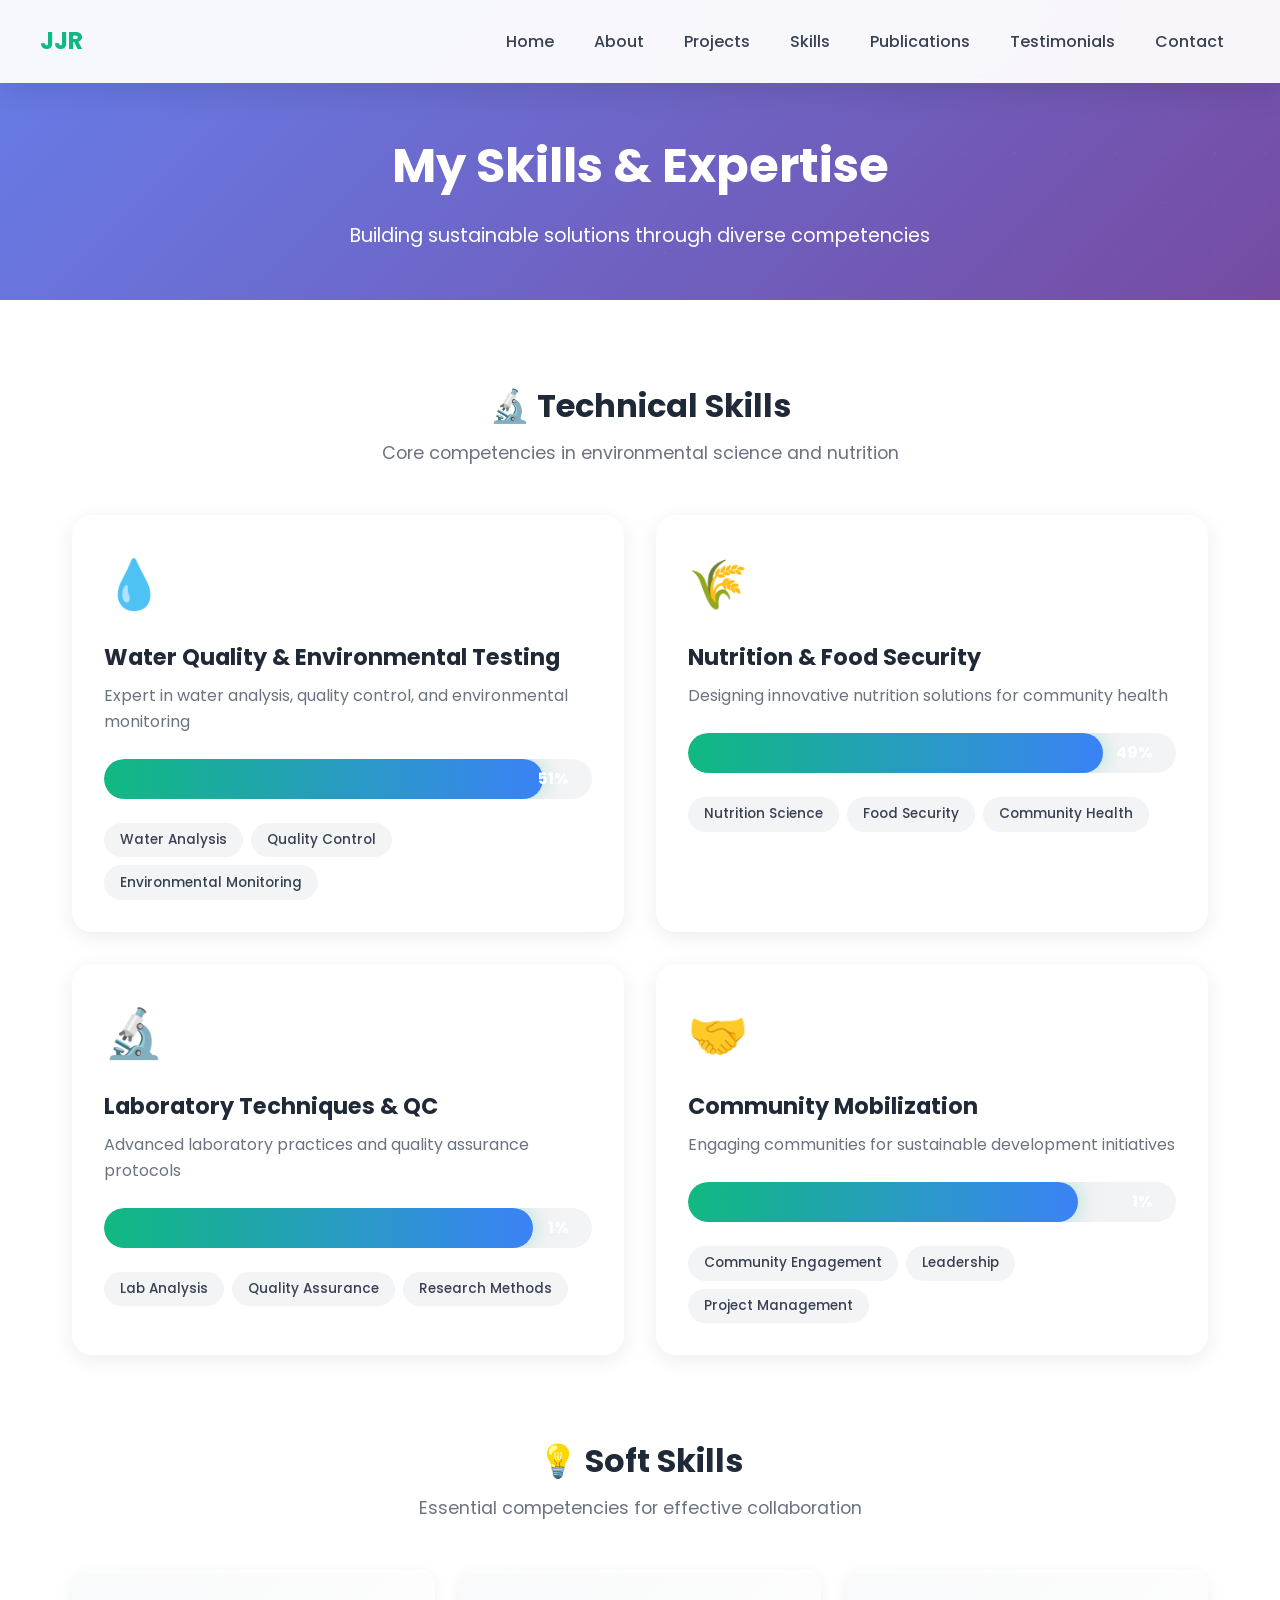
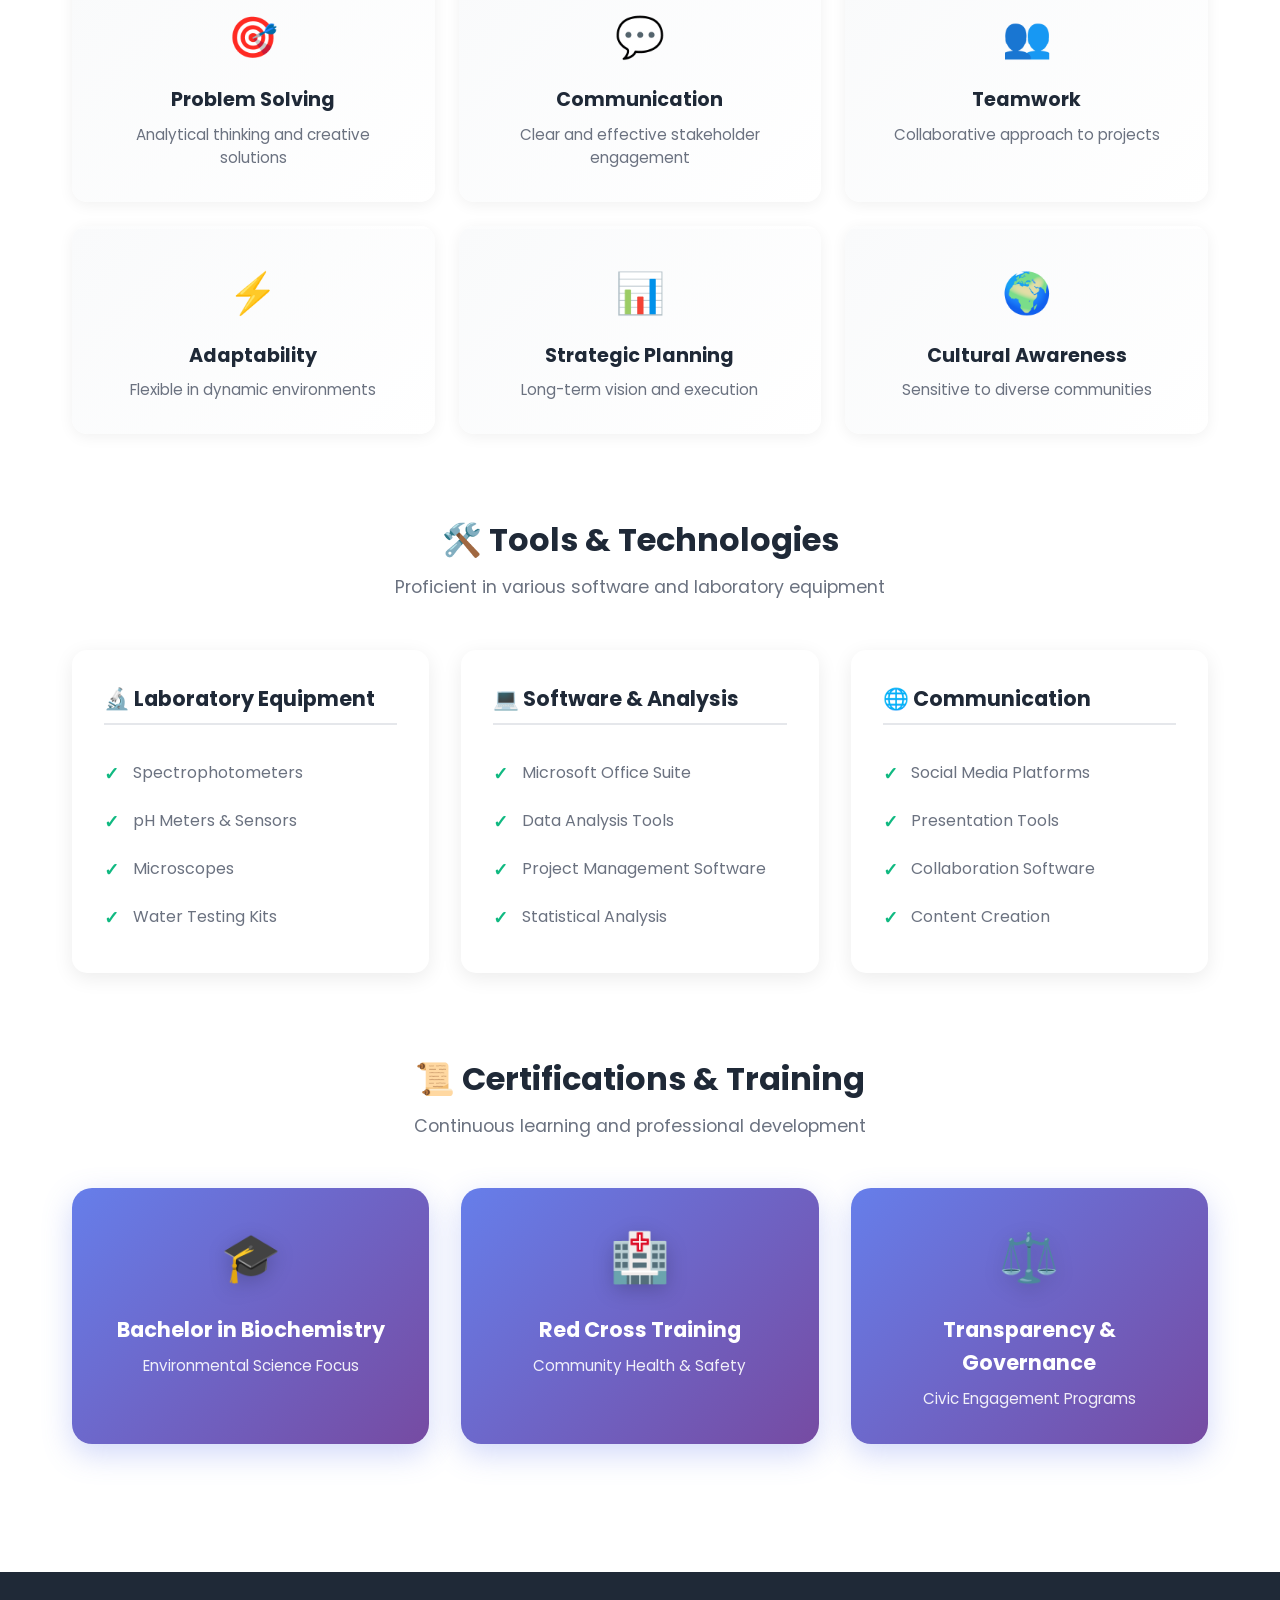
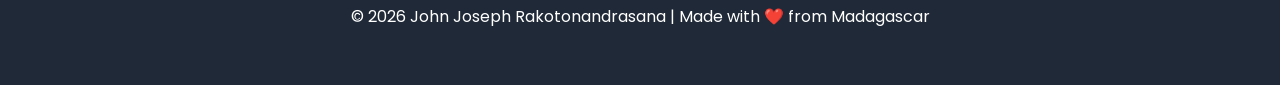
<file: skills.html>
<!DOCTYPE html>
<html lang="en">
<head>
<meta charset="utf-8" />
<meta name="viewport" content="width=device-width, initial-scale=1.0" />
<title>Skills | Joseph John Rakotonandrasana</title>
<link href="https://fonts.googleapis.com/css2?family=Poppins:wght@300;400;600;700&display=swap" rel="stylesheet">
<link rel="stylesheet" href="styles/style.css">
<link rel="stylesheet" href="styles/skills.css">
</head>
<body>
<!-- Navigation -->
<nav class="navbar">
  <div class="nav-container">
    <a href="index.html" class="logo">JJR</a>
    <button class="nav-toggle" id="navToggle">☰</button>
    <div class="main-nav" id="mainNav">
      <a href="index.html">Home</a>
      <a href="about.html">About</a>
      <a href="projects.html">Projects</a>
      <a href="skills.html" class="active">Skills</a>
      <a href="publications.html">Publications</a>
      <a href="testimonials.html">Testimonials</a>
      <a href="contact.html">Contact</a>
    </div>
  </div>
</nav>

<!-- Page Header -->
<header class="page-header">
  <h1>My Skills & Expertise</h1>
  <p class="header-subtitle">Building sustainable solutions through diverse competencies</p>
</header>

<!-- Main Content -->
<main class="skills-container">
  
  <!-- Technical Skills Section -->
  <section class="skills-section">
    <div class="section-header">
      <h2>🔬 Technical Skills</h2>
      <p>Core competencies in environmental science and nutrition</p>
    </div>

    <div class="skills-grid">
      <!-- Skill 1 -->
      <div class="skill-card" data-skill="water-quality">
        <div class="skill-icon">💧</div>
        <h3>Water Quality & Environmental Testing</h3>
        <p>Expert in water analysis, quality control, and environmental monitoring</p>
        <div class="progress-container">
          <div class="progress-bar" data-progress="90">
            <span class="progress-text">0%</span>
          </div>
        </div>
        <div class="skill-tags">
          <span class="tag">Water Analysis</span>
          <span class="tag">Quality Control</span>
          <span class="tag">Environmental Monitoring</span>
        </div>
      </div>

      <!-- Skill 2 -->
      <div class="skill-card" data-skill="nutrition">
        <div class="skill-icon">🌾</div>
        <h3>Nutrition & Food Security</h3>
        <p>Designing innovative nutrition solutions for community health</p>
        <div class="progress-container">
          <div class="progress-bar" data-progress="85">
            <span class="progress-text">0%</span>
          </div>
        </div>
        <div class="skill-tags">
          <span class="tag">Nutrition Science</span>
          <span class="tag">Food Security</span>
          <span class="tag">Community Health</span>
        </div>
      </div>

      <!-- Skill 3 -->
      <div class="skill-card" data-skill="laboratory">
        <div class="skill-icon">🔬</div>
        <h3>Laboratory Techniques & QC</h3>
        <p>Advanced laboratory practices and quality assurance protocols</p>
        <div class="progress-container">
          <div class="progress-bar" data-progress="88">
            <span class="progress-text">0%</span>
          </div>
        </div>
        <div class="skill-tags">
          <span class="tag">Lab Analysis</span>
          <span class="tag">Quality Assurance</span>
          <span class="tag">Research Methods</span>
        </div>
      </div>

      <!-- Skill 4 -->
      <div class="skill-card" data-skill="community">
        <div class="skill-icon">🤝</div>
        <h3>Community Mobilization</h3>
        <p>Engaging communities for sustainable development initiatives</p>
        <div class="progress-container">
          <div class="progress-bar" data-progress="80">
            <span class="progress-text">0%</span>
          </div>
        </div>
        <div class="skill-tags">
          <span class="tag">Community Engagement</span>
          <span class="tag">Leadership</span>
          <span class="tag">Project Management</span>
        </div>
      </div>
    </div>
  </section>

  <!-- Soft Skills Section -->
  <section class="soft-skills-section">
    <div class="section-header">
      <h2>💡 Soft Skills</h2>
      <p>Essential competencies for effective collaboration</p>
    </div>

    <div class="soft-skills-grid">
      <div class="soft-skill-card">
        <div class="soft-skill-icon">🎯</div>
        <h4>Problem Solving</h4>
        <p>Analytical thinking and creative solutions</p>
      </div>

      <div class="soft-skill-card">
        <div class="soft-skill-icon">💬</div>
        <h4>Communication</h4>
        <p>Clear and effective stakeholder engagement</p>
      </div>

      <div class="soft-skill-card">
        <div class="soft-skill-icon">👥</div>
        <h4>Teamwork</h4>
        <p>Collaborative approach to projects</p>
      </div>

      <div class="soft-skill-card">
        <div class="soft-skill-icon">⚡</div>
        <h4>Adaptability</h4>
        <p>Flexible in dynamic environments</p>
      </div>

      <div class="soft-skill-card">
        <div class="soft-skill-icon">📊</div>
        <h4>Strategic Planning</h4>
        <p>Long-term vision and execution</p>
      </div>

      <div class="soft-skill-card">
        <div class="soft-skill-icon">🌍</div>
        <h4>Cultural Awareness</h4>
        <p>Sensitive to diverse communities</p>
      </div>
    </div>
  </section>

  <!-- Tools & Technologies -->
  <section class="tools-section">
    <div class="section-header">
      <h2>🛠️ Tools & Technologies</h2>
      <p>Proficient in various software and laboratory equipment</p>
    </div>

    <div class="tools-grid">
      <div class="tool-category">
        <h4>🔬 Laboratory Equipment</h4>
        <ul>
          <li>Spectrophotometers</li>
          <li>pH Meters & Sensors</li>
          <li>Microscopes</li>
          <li>Water Testing Kits</li>
        </ul>
      </div>

      <div class="tool-category">
        <h4>💻 Software & Analysis</h4>
        <ul>
          <li>Microsoft Office Suite</li>
          <li>Data Analysis Tools</li>
          <li>Project Management Software</li>
          <li>Statistical Analysis</li>
        </ul>
      </div>

      <div class="tool-category">
        <h4>🌐 Communication</h4>
        <ul>
          <li>Social Media Platforms</li>
          <li>Presentation Tools</li>
          <li>Collaboration Software</li>
          <li>Content Creation</li>
        </ul>
      </div>
    </div>
  </section>

  <!-- Certifications (Optional) -->
  <section class="certifications-section">
    <div class="section-header">
      <h2>📜 Certifications & Training</h2>
      <p>Continuous learning and professional development</p>
    </div>

    <div class="certifications-grid">
      <div class="cert-card">
        <div class="cert-icon">🎓</div>
        <h4>Bachelor in Biochemistry</h4>
        <p>Environmental Science Focus</p>
      </div>

      <div class="cert-card">
        <div class="cert-icon">🏥</div>
        <h4>Red Cross Training</h4>
        <p>Community Health & Safety</p>
      </div>

      <div class="cert-card">
        <div class="cert-icon">⚖️</div>
        <h4>Transparency & Governance</h4>
        <p>Civic Engagement Programs</p>
      </div>
    </div>
  </section>

</main>

<!-- Footer -->
<footer>
  <p>© 2026 John Joseph Rakotonandrasana | Made with ❤️ from Madagascar</p>
</footer>

<script src="js/script.js"></script>
<script src="js/skills.js"></script>
</body>
</html>
</file>
<file: styles/style.css>
/* ===== RESET & VARIABLES ===== */
* {
  margin: 0;
  padding: 0;
  box-sizing: border-box;
}

:root {
  --primary: #10b981;
  --primary-dark: #059669;
  --secondary: #3b82f6;
  --dark: #1f2937;
  --light: #f9fafb;
  --text: #374151;
  --shadow: 0 10px 30px rgba(0, 0, 0, 0.1);
  --transition: all 0.3s cubic-bezier(0.4, 0, 0.2, 1);
}

body {
  font-family: 'Poppins', sans-serif;
  color: var(--text);
  line-height: 1.6;
  overflow-x: hidden;
}

/* ===== NAVIGATION MOBILE-FIRST ===== */
.navbar {
  position: fixed;
  top: 0;
  left: 0;
  right: 0;
  background: rgba(255, 255, 255, 0.95);
  backdrop-filter: blur(10px);
  box-shadow: var(--shadow);
  z-index: 1000;
  padding: 1rem;
  transition: var(--transition);
}

.nav-container {
  max-width: 1200px;
  margin: 0 auto;
  display: flex;
  justify-content: space-between;
  align-items: center;
}

.logo {
  font-size: 1.5rem;
  font-weight: 700;
  color: var(--primary);
  text-decoration: none;
}

.nav-toggle {
  display: block;
  background: none;
  border: none;
  font-size: 1.5rem;
  cursor: pointer;
  color: var(--dark);
}

.main-nav {
  position: fixed;
  top: 70px;
  left: -100%;
  width: 100%;
  height: calc(100vh - 70px);
  background: white;
  display: flex;
  flex-direction: column;
  padding: 2rem;
  gap: 1rem;
  transition: var(--transition);
  box-shadow: var(--shadow);
  z-index: 999;
}

.main-nav.active {
  left: 0;
}

.main-nav a {
  color: var(--text);
  text-decoration: none;
  font-weight: 500;
  padding: 0.8rem 1rem;
  border-radius: 8px;
  transition: var(--transition);
}

.main-nav a:hover {
  background: var(--light);
  color: var(--primary);
  transform: translateX(5px);
}

/* ===== HERO SECTION ===== */
.hero {
  min-height: 100vh;
  display: flex;
  flex-direction: column;
  align-items: center;
  justify-content: center;
  padding: 6rem 1.5rem 3rem;
  background: linear-gradient(135deg, #667eea 0%, #764ba2 100%);
  color: white;
  text-align: center;
  position: relative;
  overflow: hidden;
}

.hero::before {
  content: '';
  position: absolute;
  width: 200%;
  height: 200%;
  background: radial-gradient(circle, rgba(255,255,255,0.1) 1px, transparent 1px);
  background-size: 50px 50px;
  animation: moveGrid 20s linear infinite;
  opacity: 0.3;
}

@keyframes moveGrid {
  0% { transform: translate(0, 0); }
  100% { transform: translate(50px, 50px); }
}

.profile-photo {
  width: 150px;
  height: 150px;
  border-radius: 50%;
  object-fit: cover;
  border: 5px solid white;
  box-shadow: 0 15px 40px rgba(0, 0, 0, 0.3);
  animation: float 3s ease-in-out infinite;
  margin-bottom: 2rem;
  position: relative;
  z-index: 1;
}

@keyframes float {
  0%, 100% { transform: translateY(0); }
  50% { transform: translateY(-10px); }
}

.hero-text {
  position: relative;
  z-index: 1;
}

.hero-text h1 {
  font-size: 2rem;
  font-weight: 700;
  margin-bottom: 1rem;
  animation: fadeInUp 0.8s ease-out;
}

#typing {
  color: #fbbf24;
  border-right: 3px solid #fbbf24;
  padding-right: 5px;
  animation: blink 0.7s infinite;
}

@keyframes blink {
  0%, 100% { opacity: 1; }
  50% { opacity: 0; }
}

.subtitle {
  font-size: 1rem;
  margin-bottom: 2rem;
  opacity: 0.95;
  animation: fadeInUp 0.8s ease-out 0.2s both;
}

.hero-cta {
  display: flex;
  flex-direction: column;
  gap: 1rem;
  animation: fadeInUp 0.8s ease-out 0.4s both;
}

@keyframes fadeInUp {
  from {
    opacity: 0;
    transform: translateY(20px);
  }
  to {
    opacity: 1;
    transform: translateY(0);
  }
}

/* ===== BUTTONS ===== */
.btn, .btn-outline {
  display: inline-block;
  padding: 0.9rem 2rem;
  border-radius: 30px;
  font-weight: 600;
  text-decoration: none;
  transition: var(--transition);
  cursor: pointer;
  border: 2px solid white;
}

.btn {
  background: white;
  color: #667eea;
}

.btn:hover {
  transform: translateY(-3px);
  box-shadow: 0 10px 25px rgba(0, 0, 0, 0.2);
}

.btn-outline {
  background: transparent;
  color: white;
}

.btn-outline:hover {
  background: white;
  color: #667eea;
  transform: translateY(-3px);
}

/* ===== MAIN CONTENT ===== */
main {
  max-width: 1200px;
  margin: 0 auto;
  padding: 4rem 1.5rem;
}

.intro {
  text-align: center;
  opacity: 0;
  transform: translateY(30px);
  animation: fadeInUp 0.8s ease-out 0.6s forwards;
}

.intro h2 {
  font-size: 2rem;
  color: var(--dark);
  margin-bottom: 1rem;
  position: relative;
  display: inline-block;
}

.intro h2::after {
  content: '';
  position: absolute;
  bottom: -10px;
  left: 50%;
  transform: translateX(-50%);
  width: 60px;
  height: 4px;
  background: linear-gradient(90deg, var(--primary), var(--secondary));
  border-radius: 2px;
}

.intro p {
  font-size: 1.1rem;
  max-width: 700px;
  margin: 2rem auto 0;
  color: var(--text);
}

/* ===== FOOTER ===== */
footer {
  background: var(--dark);
  color: white;
  padding: 2rem 1.5rem;
  text-align: center;
}

footer p {
  margin-bottom: 1.5rem;
}

.hire-btn {
  background: var(--primary);
  color: white;
  border: none;
  padding: 1rem 2.5rem;
  border-radius: 30px;
  font-size: 1rem;
  font-weight: 600;
  cursor: pointer;
  transition: var(--transition);
}

.hire-btn:hover {
  background: var(--primary-dark);
  transform: scale(1.05);
}

/* ===== RESPONSIVE TABLET ===== */
@media (min-width: 768px) {
  .nav-toggle {
    display: none;
  }

  .main-nav {
    position: static;
    flex-direction: row;
    height: auto;
    width: auto;
    padding: 0;
    box-shadow: none;
    background: transparent;
    gap: 0.5rem;
  }

  .profile-photo {
    width: 180px;
    height: 180px;
  }

  .hero-text h1 {
    font-size: 2.5rem;
  }

  .subtitle {
    font-size: 1.2rem;
  }

  .hero-cta {
    flex-direction: row;
    justify-content: center;
  }

  .intro h2 {
    font-size: 2.5rem;
  }
}

/* ===== RESPONSIVE DESKTOP ===== */
@media (min-width: 1024px) {
  .hero {
    flex-direction: row;
    text-align: left;
    padding: 8rem 3rem;
    gap: 4rem;
  }

  .profile-photo {
    width: 220px;
    height: 220px;
    margin-bottom: 0;
  }

  .hero-text h1 {
    font-size: 3.5rem;
  }

  .subtitle {
    font-size: 1.3rem;
  }

  .hero-cta {
    justify-content: flex-start;
  }

  main {
    padding: 5rem 3rem;
  }
}

/* ===== SCROLL ANIMATIONS ===== */
.fade-in {
  opacity: 0;
  transform: translateY(30px);
  transition: opacity 0.6s ease-out, transform 0.6s ease-out;
}

.fade-in.visible {
  opacity: 1;
  transform: translateY(0);
}

/* ===== PROJECTS PAGE STYLES ===== */

/* Page Header */
.page-header {
  background: linear-gradient(135deg, #667eea 0%, #764ba2 100%);
  color: white;
  padding: 8rem 1.5rem 3rem;
  text-align: center;
  position: relative;
  overflow: hidden;
}

.page-header::before {
  content: '';
  position: absolute;
  width: 200%;
  height: 200%;
  background: radial-gradient(circle, rgba(255,255,255,0.1) 1px, transparent 1px);
  background-size: 50px 50px;
  animation: moveGrid 20s linear infinite;
  opacity: 0.3;
}

.page-header h1 {
  font-size: 2.5rem;
  margin-bottom: 1rem;
  position: relative;
  z-index: 1;
  animation: fadeInUp 0.6s ease-out;
}

.header-subtitle {
  font-size: 1.1rem;
  opacity: 0.9;
  position: relative;
  z-index: 1;
  animation: fadeInUp 0.6s ease-out 0.2s both;
}

/* Projects Section */
.projects-section {
  padding: 5rem 1.5rem;
  background: linear-gradient(180deg, #f9fafb 0%, white 100%);
}

.projects-container {
  max-width: 1200px;
  margin: 0 auto;
  display: grid;
  grid-template-columns: 1fr;
  gap: 2rem;
}

/* Project Cards */
.project-card {
  background: white;
  border-radius: 20px;
  padding: 2rem;
  box-shadow: 0 5px 20px rgba(0, 0, 0, 0.08);
  transition: all 0.3s ease;
  display: flex;
  flex-direction: column;
  gap: 1.5rem;
  position: relative;
  overflow: hidden;
}

.project-card::before {
  content: '';
  position: absolute;
  top: 0;
  left: 0;
  width: 100%;
  height: 4px;
  background: linear-gradient(90deg, #10b981, #3b82f6);
  transform: scaleX(0);
  transform-origin: left;
  transition: transform 0.3s ease;
}

.project-card:hover::before {
  transform: scaleX(1);
}

.project-card:hover {
  transform: translateY(-5px);
  box-shadow: 0 15px 40px rgba(0, 0, 0, 0.15);
}

.project-icon {
  font-size: 3.5rem;
  text-align: center;
  animation: float 3s ease-in-out infinite;
}

.project-content {
  display: flex;
  flex-direction: column;
  gap: 1rem;
}

.project-badge {
  display: inline-block;
  padding: 0.4rem 1rem;
  background: #d1fae5;
  color: #065f46;
  border-radius: 20px;
  font-size: 0.85rem;
  font-weight: 600;
  width: fit-content;
}

.project-badge.water {
  background: #dbeafe;
  color: #1e40af;
}

.project-badge.civic {
  background: #fef3c7;
  color: #92400e;
}

.project-card h3 {
  font-size: 1.5rem;
  color: #1f2937;
  margin: 0;
}

.project-card p {
  color: #6b7280;
  line-height: 1.7;
  margin: 0;
}

.project-stats {
  display: flex;
  gap: 2rem;
  flex-wrap: wrap;
  padding: 1rem 0;
  border-top: 1px solid #e5e7eb;
  border-bottom: 1px solid #e5e7eb;
}

.project-stats span {
  color: #6b7280;
  font-size: 0.95rem;
}

.project-stats strong {
  color: #667eea;
  font-weight: 600;
}

.btn-primary {
  background: linear-gradient(135deg, #667eea 0%, #764ba2 100%);
  color: white;
  border: none;
  padding: 0.9rem 2rem;
  border-radius: 30px;
  font-size: 1rem;
  font-weight: 600;
  cursor: pointer;
  transition: all 0.3s ease;
  width: fit-content;
}

.btn-primary:hover {
  transform: translateX(5px);
  box-shadow: 0 10px 25px rgba(102, 126, 234, 0.3);
}

/* Modals */
.modal {
  display: none;
  position: fixed;
  top: 0;
  left: 0;
  width: 100%;
  height: 100%;
  z-index: 2000;
  animation: fadeIn 0.3s ease-out;
}

.modal.active {
  display: flex;
  justify-content: center;
  align-items: center;
}

.modal-overlay {
  position: absolute;
  top: 0;
  left: 0;
  width: 100%;
  height: 100%;
  background: rgba(0, 0, 0, 0.7);
  backdrop-filter: blur(5px);
}

.modal-content {
  position: relative;
  background: white;
  border-radius: 20px;
  max-width: 700px;
  max-height: 90vh;
  overflow-y: auto;
  margin: 1rem;
  animation: slideUp 0.4s ease-out;
  box-shadow: 0 20px 60px rgba(0, 0, 0, 0.3);
}

@keyframes fadeIn {
  from { opacity: 0; }
  to { opacity: 1; }
}

@keyframes slideUp {
  from {
    opacity: 0;
    transform: translateY(50px);
  }
  to {
    opacity: 1;
    transform: translateY(0);
  }
}

.modal-close {
  position: absolute;
  top: 1.5rem;
  right: 1.5rem;
  background: #f3f4f6;
  border: none;
  width: 40px;
  height: 40px;
  border-radius: 50%;
  font-size: 1.5rem;
  cursor: pointer;
  transition: all 0.3s ease;
  display: flex;
  align-items: center;
  justify-content: center;
  color: #6b7280;
  z-index: 1;
}

.modal-close:hover {
  background: #e5e7eb;
  transform: rotate(90deg);
  color: #1f2937;
}

.modal-header {
  padding: 2.5rem 2rem 1.5rem;
  text-align: center;
  background: linear-gradient(135deg, #f9fafb 0%, white 100%);
  border-radius: 20px 20px 0 0;
}

.modal-icon {
  font-size: 4rem;
  margin-bottom: 1rem;
  animation: float 3s ease-in-out infinite;
}

.modal-header h2 {
  font-size: 2rem;
  color: #1f2937;
  margin-bottom: 0.5rem;
}

.modal-badge {
  display: inline-block;
  padding: 0.4rem 1rem;
  background: #d1fae5;
  color: #065f46;
  border-radius: 20px;
  font-size: 0.85rem;
  font-weight: 600;
}

.modal-badge.water {
  background: #dbeafe;
  color: #1e40af;
}

.modal-badge.civic {
  background: #fef3c7;
  color: #92400e;
}

.modal-body {
  padding: 2rem;
}

.modal-description {
  font-size: 1.1rem;
  line-height: 1.8;
  color: #374151;
  margin-bottom: 2rem;
}

.modal-section {
  margin-bottom: 2rem;
}

.modal-section h3 {
  font-size: 1.3rem;
  color: #1f2937;
  margin-bottom: 1rem;
  padding-bottom: 0.5rem;
  border-bottom: 2px solid #e5e7eb;
}

.modal-list {
  list-style: none;
  padding: 0;
}

.modal-list li {
  padding: 0.7rem 0 0.7rem 2rem;
  position: relative;
  color: #6b7280;
  line-height: 1.6;
}

.modal-list li::before {
  content: '✓';
  position: absolute;
  left: 0;
  color: #10b981;
  font-weight: bold;
  font-size: 1.2rem;
}

.impact-grid {
  display: grid;
  grid-template-columns: repeat(auto-fit, minmax(150px, 1fr));
  gap: 1.5rem;
  margin-top: 1.5rem;
}

.impact-item {
  text-align: center;
  padding: 1.5rem;
  background: linear-gradient(135deg, #f9fafb 0%, white 100%);
  border-radius: 15px;
  box-shadow: 0 3px 10px rgba(0, 0, 0, 0.05);
}

.impact-number {
  font-size: 2.5rem;
  font-weight: 700;
  color: #667eea;
  margin-bottom: 0.5rem;
}

.impact-label {
  color: #6b7280;
  font-size: 0.9rem;
}

.status-badge {
  display: inline-block;
  padding: 0.6rem 1.5rem;
  border-radius: 25px;
  font-weight: 600;
  margin-bottom: 1rem;
}

.status-badge.completed {
  background: #d1fae5;
  color: #065f46;
}

.status-badge.progress {
  background: #dbeafe;
  color: #1e40af;
}

.status-badge.proposal {
  background: #fef3c7;
  color: #92400e;
}

/* Responsive */
@media (min-width: 768px) {
  .page-header h1 {
    font-size: 3rem;
  }

  .header-subtitle {
    font-size: 1.2rem;
  }

  .projects-container {
    grid-template-columns: repeat(2, 1fr);
  }

  .project-card {
    padding: 2.5rem;
  }
}

@media (min-width: 1024px) {
  .projects-container {
    grid-template-columns: repeat(3, 1fr);
  }

  .modal-content {
    margin: 2rem;
  }
}

/* Scroll bar styling for modal */
.modal-content::-webkit-scrollbar {
  width: 8px;
}

.modal-content::-webkit-scrollbar-track {
  background: #f1f1f1;
  border-radius: 10px;
}

.modal-content::-webkit-scrollbar-thumb {
  background: #667eea;
  border-radius: 10px;
}

.modal-content::-webkit-scrollbar-thumb:hover {
  background: #5568d3;
}

/* style projects nampina farany */
/* Badge Prototype */
.project-badge.prototype {
  background: linear-gradient(135deg, #f59e0b, #d97706);
  color: white;
  padding: 5px 15px;
  border-radius: 20px;
  font-size: 0.85rem;
  font-weight: 600;
  position: absolute;
  top: 15px;
  right: 15px;
  z-index: 10;
}

/* Status badges */
.project-status {
  display: flex;
  flex-wrap: wrap;
  gap: 10px;
  margin: 20px 0;
}

.status-badge {
  display: inline-block;
  padding: 6px 12px;
  border-radius: 15px;
  font-size: 0.85rem;
  font-weight: 500;
}

.status-badge.research {
  background: #dbeafe;
  color: #1e40af;
}

.status-badge.design {
  background: #fef3c7;
  color: #92400e;
}

.status-badge.pending {
  background: #fee2e2;
  color: #991b1b;
}

/* Project targets */
.project-targets {
  background: #f0fdf4;
  border-left: 4px solid #10b981;
  padding: 15px;
  border-radius: 8px;
  margin: 20px 0;
}

.project-targets h4 {
  color: #059669;
  font-size: 1rem;
  margin-bottom: 10px;
}

.project-targets ul {
  list-style: none;
  padding: 0;
  margin: 0;
}

.project-targets li {
  padding: 5px 0;
  color: #065f46;
}
</file>
<file: styles/about.css>
/* ===== ABOUT PAGE STYLES ===== */

/* Page Header */
.page-header {
  background: linear-gradient(135deg, #667eea 0%, #764ba2 100%);
  color: white;
  padding: 8rem 1.5rem 3rem;
  text-align: center;
  position: relative;
  overflow: hidden;
}

.page-header::before {
  content: '';
  position: absolute;
  width: 200%;
  height: 200%;
  background: radial-gradient(circle, rgba(255,255,255,0.1) 1px, transparent 1px);
  background-size: 50px 50px;
  animation: moveGrid 20s linear infinite;
  opacity: 0.3;
}

.page-header h1 {
  font-size: 2.5rem;
  margin-bottom: 2rem;
  position: relative;
  z-index: 1;
  animation: fadeInUp 0.6s ease-out;
}

/* About Container */
.about-container {
  max-width: 1000px;
  margin: 0 auto;
  padding: 4rem 1.5rem;
}

/* Profile Section */
.profile-section {
  display: flex;
  flex-direction: column;
  align-items: center;
  gap: 2rem;
  margin-bottom: 4rem;
  animation: fadeInUp 0.8s ease-out 0.2s both;
}

.profile-photo-large {
  width: 200px;
  height: 200px;
  border-radius: 50%;
  object-fit: cover;
  border: 6px solid #667eea;
  box-shadow: 0 20px 60px rgba(102, 126, 234, 0.3);
  transition: transform 0.3s ease;
}

.profile-photo-large:hover {
  transform: scale(1.05) rotate(5deg);
}

.intro-text {
  text-align: center;
}

.intro-text h2 {
  font-size: 2rem;
  color: #1f2937;
  margin-bottom: 1rem;
  position: relative;
  display: inline-block;
}

.intro-text h2::after {
  content: '';
  position: absolute;
  bottom: -8px;
  left: 50%;
  transform: translateX(-50%);
  width: 60px;
  height: 4px;
  background: linear-gradient(90deg, #10b981, #3b82f6);
  border-radius: 2px;
}

.intro-text p {
  font-size: 1.1rem;
  line-height: 1.8;
  color: #374151;
  max-width: 700px;
  margin: 1.5rem auto 0;
}

.intro-text strong {
  color: #667eea;
  font-weight: 600;
}

/* Mission Section */
.mission-section {
  background: linear-gradient(135deg, #f0f9ff 0%, #e0f2fe 100%);
  padding: 3rem 2rem;
  border-radius: 20px;
  text-align: center;
  box-shadow: 0 10px 40px rgba(0, 0, 0, 0.08);
  margin-bottom: 4rem;
  animation: fadeInUp 0.8s ease-out 0.4s both;
  position: relative;
  overflow: hidden;
}

.mission-section::before {
  content: '🎯';
  position: absolute;
  top: -20px;
  right: -20px;
  font-size: 8rem;
  opacity: 0.1;
}

.mission-section h3 {
  font-size: 1.8rem;
  color: #1e40af;
  margin-bottom: 1rem;
}

.mission-section p {
  font-size: 1.2rem;
  line-height: 1.8;
  color: #1e3a8a;
  max-width: 700px;
  margin: 0 auto;
  font-weight: 500;
}

/* Stats Section */
.stats-section {
  display: grid;
  grid-template-columns: 1fr;
  gap: 2rem;
  margin-bottom: 4rem;
  animation: fadeInUp 0.8s ease-out 0.6s both;
}

.stat-card {
  background: white;
  padding: 2rem;
  border-radius: 15px;
  box-shadow: 0 5px 20px rgba(0, 0, 0, 0.08);
  text-align: center;
  transition: transform 0.3s ease, box-shadow 0.3s ease;
  border-top: 4px solid;
}

.stat-card:nth-child(1) {
  border-top-color: #10b981;
}

.stat-card:nth-child(2) {
  border-top-color: #3b82f6;
}

.stat-card:nth-child(3) {
  border-top-color: #f59e0b;
}

.stat-card:hover {
  transform: translateY(-5px);
  box-shadow: 0 15px 40px rgba(0, 0, 0, 0.15);
}

.stat-icon {
  font-size: 3rem;
  margin-bottom: 1rem;
}

.stat-card h4 {
  font-size: 1.5rem;
  color: #1f2937;
  margin-bottom: 0.5rem;
}

.stat-card p {
  color: #6b7280;
  font-size: 1rem;
}

/* Timeline Section */
.timeline-section {
  margin-bottom: 4rem;
  animation: fadeInUp 0.8s ease-out 0.8s both;
}

.timeline-section h3 {
  font-size: 2rem;
  color: #1f2937;
  text-align: center;
  margin-bottom: 3rem;
}

.timeline {
  position: relative;
  padding-left: 2rem;
}

.timeline::before {
  content: '';
  position: absolute;
  left: 0;
  top: 0;
  bottom: 0;
  width: 3px;
  background: linear-gradient(180deg, #10b981, #3b82f6);
  border-radius: 2px;
}

.timeline-item {
  position: relative;
  margin-bottom: 2rem;
  padding-left: 2rem;
}

.timeline-item::before {
  content: '';
  position: absolute;
  left: -2.5rem;
  top: 0.5rem;
  width: 15px;
  height: 15px;
  background: #667eea;
  border: 3px solid white;
  border-radius: 50%;
  box-shadow: 0 0 0 3px #e0e7ff;
}

.timeline-item h4 {
  font-size: 1.2rem;
  color: #667eea;
  margin-bottom: 0.5rem;
  font-weight: 600;
}

.timeline-item p {
  color: #6b7280;
  line-height: 1.6;
}

/* ===== RESPONSIVE TABLET ===== */
@media (min-width: 768px) {
  .page-header h1 {
    font-size: 3rem;
  }

  .profile-section {
    flex-direction: row;
    text-align: left;
  }

  .intro-text {
    text-align: left;
  }

  .intro-text h2::after {
    left: 0;
    transform: translateX(0);
  }

  .stats-section {
    grid-template-columns: repeat(3, 1fr);
  }

  .timeline {
    padding-left: 3rem;
  }

  .timeline::before {
    left: 0.5rem;
  }
}

/* ===== RESPONSIVE DESKTOP ===== */
@media (min-width: 1024px) {
  .about-container {
    padding: 5rem 2rem;
  }

  .profile-photo-large {
    width: 250px;
    height: 250px;
  }

  .intro-text h2 {
    font-size: 2.3rem;
  }

  .intro-text p {
    font-size: 1.15rem;
  }

  .mission-section h3 {
    font-size: 2rem;
  }

  .mission-section p {
    font-size: 1.3rem;
  }
}
</file>
<file: styles/contact.css>
/* ===== CONTACT PAGE STYLES ===== */

/* Page Header */
.page-header {
  background: linear-gradient(135deg, #667eea 0%, #764ba2 100%);
  color: white;
  padding: 8rem 1.5rem 3rem;
  text-align: center;
  position: relative;
  overflow: hidden;
}

.page-header::before {
  content: '';
  position: absolute;
  width: 200%;
  height: 200%;
  background: radial-gradient(circle, rgba(255,255,255,0.1) 1px, transparent 1px);
  background-size: 50px 50px;
  animation: moveGrid 20s linear infinite;
  opacity: 0.3;
}

.page-header h1 {
  font-size: 2.5rem;
  margin-bottom: 1rem;
  position: relative;
  z-index: 1;
  animation: fadeInUp 0.6s ease-out;
}

.header-subtitle {
  font-size: 1.1rem;
  opacity: 0.9;
  position: relative;
  z-index: 1;
  animation: fadeInUp 0.6s ease-out 0.2s both;
}

/* Contact Container */
.contact-container {
  max-width: 1200px;
  margin: 0 auto;
  padding: 4rem 1.5rem;
}

/* Contact Info Section */
.contact-info-section {
  margin-bottom: 4rem;
}

.info-cards {
  display: grid;
  grid-template-columns: 1fr;
  gap: 2rem;
}

.info-card {
  background: white;
  padding: 2.5rem 2rem;
  border-radius: 20px;
  box-shadow: 0 5px 20px rgba(0, 0, 0, 0.08);
  text-align: center;
  transition: all 0.3s ease;
  opacity: 0;
  transform: translateY(30px);
}

.info-card.visible {
  opacity: 1;
  transform: translateY(0);
}

.info-card:hover {
  transform: translateY(-10px);
  box-shadow: 0 15px 40px rgba(0, 0, 0, 0.15);
}

.card-icon {
  width: 70px;
  height: 70px;
  margin: 0 auto 1.5rem;
  background: linear-gradient(135deg, #667eea 0%, #764ba2 100%);
  border-radius: 50%;
  display: flex;
  align-items: center;
  justify-content: center;
  color: white;
  transition: all 0.3s ease;
}

.card-icon.whatsapp {
  background: linear-gradient(135deg, #25D366 0%, #128C7E 100%);
}

.card-icon.location {
  background: linear-gradient(135deg, #f59e0b 0%, #ea580c 100%);
}

.info-card:hover .card-icon {
  transform: scale(1.1) rotate(5deg);
}

.info-card h3 {
  font-size: 1.4rem;
  color: #1f2937;
  margin-bottom: 0.5rem;
}

.info-card p {
  color: #6b7280;
  margin-bottom: 1rem;
  font-size: 0.95rem;
}

.info-card a {
  color: #667eea;
  text-decoration: none;
  font-weight: 600;
  transition: all 0.3s ease;
  display: inline-block;
}

.info-card a:hover {
  color: #5568d3;
  transform: translateX(5px);
}

/* Contact Form Section */
.contact-form-section {
  margin-bottom: 4rem;
}

.form-container {
  background: white;
  border-radius: 25px;
  padding: 3rem 2rem;
  box-shadow: 0 10px 40px rgba(0, 0, 0, 0.1);
  opacity: 0;
  transform: translateY(30px);
  transition: all 0.8s ease-out;
}

.form-container.visible {
  opacity: 1;
  transform: translateY(0);
}

.form-header {
  text-align: center;
  margin-bottom: 3rem;
}

.form-header h2 {
  font-size: 2rem;
  color: #1f2937;
  margin-bottom: 1rem;
}

.form-header p {
  color: #6b7280;
  line-height: 1.7;
  max-width: 600px;
  margin: 0 auto;
}

/* Form Styles */
.contact-form {
  max-width: 700px;
  margin: 0 auto;
}

.form-row {
  display: grid;
  grid-template-columns: 1fr;
  gap: 1.5rem;
  margin-bottom: 1.5rem;
}

.form-group {
  position: relative;
}

.form-group label {
  display: flex;
  align-items: center;
  gap: 0.5rem;
  font-weight: 600;
  color: #374151;
  margin-bottom: 0.7rem;
  font-size: 0.95rem;
}

.form-group label svg {
  color: #667eea;
  stroke-width: 2;
}

.form-group input,
.form-group textarea {
  width: 100%;
  padding: 1rem 1.2rem;
  border: 2px solid #e5e7eb;
  border-radius: 12px;
  font-size: 1rem;
  font-family: 'Poppins', sans-serif;
  transition: all 0.3s ease;
  background: #f9fafb;
}

.form-group input:focus,
.form-group textarea:focus {
  outline: none;
  border-color: #667eea;
  background: white;
  box-shadow: 0 0 0 4px rgba(102, 126, 234, 0.1);
}

.form-group textarea {
  resize: vertical;
  min-height: 150px;
}

.error-message {
  display: block;
  color: #ef4444;
  font-size: 0.85rem;
  margin-top: 0.5rem;
  min-height: 20px;
}

.form-group.error input,
.form-group.error textarea {
  border-color: #ef4444;
  background: #fef2f2;
}

.form-group.success input,
.form-group.success textarea {
  border-color: #10b981;
  background: #f0fdf4;
}

/* Submit Button */
.submit-btn {
  width: 100%;
  padding: 1.2rem 2rem;
  background: linear-gradient(135deg, #667eea 0%, #764ba2 100%);
  color: white;
  border: none;
  border-radius: 12px;
  font-size: 1.1rem;
  font-weight: 700;
  cursor: pointer;
  transition: all 0.3s ease;
  display: flex;
  align-items: center;
  justify-content: center;
  gap: 0.7rem;
  font-family: 'Poppins', sans-serif;
  margin-top: 2rem;
}

.submit-btn:hover {
  transform: translateY(-3px);
  box-shadow: 0 15px 40px rgba(102, 126, 234, 0.4);
}

.submit-btn:active {
  transform: translateY(-1px);
}

.submit-btn:disabled {
  opacity: 0.6;
  cursor: not-allowed;
  transform: none;
}

.btn-icon {
  stroke-width: 2;
  transition: transform 0.3s ease;
}

.submit-btn:hover .btn-icon {
  transform: translateX(5px);
}

/* Form Status Messages */
.form-status {
  margin-top: 1.5rem;
  padding: 1rem;
  border-radius: 12px;
  text-align: center;
  font-weight: 600;
  display: none;
}

.form-status.success {
  background: #d1fae5;
  color: #065f46;
  display: block;
  animation: slideDown 0.3s ease-out;
}

.form-status.error {
  background: #fee2e2;
  color: #991b1b;
  display: block;
  animation: slideDown 0.3s ease-out;
}

@keyframes slideDown {
  from {
    opacity: 0;
    transform: translateY(-10px);
  }
  to {
    opacity: 1;
    transform: translateY(0);
  }
}

/* Social Section */
.social-section {
  text-align: center;
  padding: 3rem 2rem;
  background: linear-gradient(135deg, #f9fafb 0%, white 100%);
  border-radius: 25px;
  margin-bottom: 2rem;
}

.social-section h2 {
  font-size: 2rem;
  color: #1f2937;
  margin-bottom: 0.5rem;
}

.social-section > p {
  color: #6b7280;
  margin-bottom: 2rem;
}

.social-links {
  display: flex;
  justify-content: center;
  gap: 1.5rem;
  flex-wrap: wrap;
}

.social-link {
  display: flex;
  align-items: center;
  gap: 0.7rem;
  padding: 1rem 2rem;
  background: white;
  border-radius: 15px;
  text-decoration: none;
  color: #374151;
  font-weight: 600;
  transition: all 0.3s ease;
  box-shadow: 0 3px 15px rgba(0, 0, 0, 0.08);
}

.social-link:hover {
  transform: translateY(-5px);
  box-shadow: 0 10px 30px rgba(0, 0, 0, 0.15);
}

.social-link.linkedin:hover {
  background: #0077b5;
  color: white;
}

.social-link.github:hover {
  background: #333;
  color: white;
}

.social-link.twitter:hover {
  background: #1DA1F2;
  color: white;
}

/* Responsive - Tablet */
@media (min-width: 768px) {
  .page-header h1 {
    font-size: 3rem;
  }

  .header-subtitle {
    font-size: 1.2rem;
  }

  .info-cards {
    grid-template-columns: repeat(3, 1fr);
  }

  .form-row {
    grid-template-columns: repeat(2, 1fr);
  }

  .form-container {
    padding: 4rem 3rem;
  }
}

/* Responsive - Desktop */
@media (min-width: 1024px) {
  .contact-container {
    padding: 5rem 2rem;
  }

  .form-header h2 {
    font-size: 2.5rem;
  }

  .form-header p {
    font-size: 1.1rem;
  }
}

/* Loading spinner for button */
@keyframes spin {
  to { transform: rotate(360deg); }
}

.submit-btn.loading .btn-icon {
  animation: spin 1s linear infinite;
}

.submit-btn.loading .btn-text::after {
  content: '...';
}
</file>
<file: styles/projects.css>
/* ===== PROJECTS PAGE STYLES ===== */

/* Page Header */
.page-header {
  background: linear-gradient(135deg, #667eea 0%, #764ba2 100%);
  color: white;
  padding: 8rem 1.5rem 3rem;
  text-align: center;
  position: relative;
  overflow: hidden;
}

.page-header::before {
  content: '';
  position: absolute;
  width: 200%;
  height: 200%;
  background: radial-gradient(circle, rgba(255,255,255,0.1) 1px, transparent 1px);
  background-size: 50px 50px;
  animation: moveGrid 20s linear infinite;
  opacity: 0.3;
}

.page-header h1 {
  font-size: 2.5rem;
  margin-bottom: 1rem;
  position: relative;
  z-index: 1;
  animation: fadeInUp 0.6s ease-out;
}

.header-subtitle {
  font-size: 1.1rem;
  opacity: 0.9;
  position: relative;
  z-index: 1;
  animation: fadeInUp 0.6s ease-out 0.2s both;
}

/* Projects Section */
.projects-section {
  padding: 5rem 1.5rem;
  background: linear-gradient(180deg, #f9fafb 0%, white 100%);
}

.projects-container {
  max-width: 1200px;
  margin: 0 auto;
  display: grid;
  grid-template-columns: 1fr;
  gap: 2rem;
}

/* Project Cards */
.project-card {
  background: white;
  border-radius: 20px;
  padding: 2rem;
  box-shadow: 0 5px 20px rgba(0, 0, 0, 0.08);
  transition: all 0.3s ease;
  display: flex;
  flex-direction: column;
  gap: 1.5rem;
  position: relative;
  overflow: hidden;
}

.project-card::before {
  content: '';
  position: absolute;
  top: 0;
  left: 0;
  width: 100%;
  height: 4px;
  background: linear-gradient(90deg, #10b981, #3b82f6);
  transform: scaleX(0);
  transform-origin: left;
  transition: transform 0.3s ease;
}

.project-card:hover::before {
  transform: scaleX(1);
}

.project-card:hover {
  transform: translateY(-5px);
  box-shadow: 0 15px 40px rgba(0, 0, 0, 0.15);
}

.project-icon {
  font-size: 3.5rem;
  text-align: center;
  animation: float 3s ease-in-out infinite;
}

.project-content {
  display: flex;
  flex-direction: column;
  gap: 1rem;
}

.project-badge {
  display: inline-block;
  padding: 0.4rem 1rem;
  background: #d1fae5;
  color: #065f46;
  border-radius: 20px;
  font-size: 0.85rem;
  font-weight: 600;
  width: fit-content;
}

.project-badge.water {
  background: #dbeafe;
  color: #1e40af;
}

.project-badge.civic {
  background: #fef3c7;
  color: #92400e;
}

.project-card h3 {
  font-size: 1.5rem;
  color: #1f2937;
  margin: 0;
}

.project-card p {
  color: #6b7280;
  line-height: 1.7;
  margin: 0;
}

.project-stats {
  display: flex;
  gap: 2rem;
  flex-wrap: wrap;
  padding: 1rem 0;
  border-top: 1px solid #e5e7eb;
  border-bottom: 1px solid #e5e7eb;
}

.project-stats span {
  color: #6b7280;
  font-size: 0.95rem;
}

.project-stats strong {
  color: #667eea;
  font-weight: 600;
}

.btn-primary {
  background: linear-gradient(135deg, #667eea 0%, #764ba2 100%);
  color: white;
  border: none;
  padding: 0.9rem 2rem;
  border-radius: 30px;
  font-size: 1rem;
  font-weight: 600;
  cursor: pointer;
  transition: all 0.3s ease;
  width: fit-content;
}

.btn-primary:hover {
  transform: translateX(5px);
  box-shadow: 0 10px 25px rgba(102, 126, 234, 0.3);
}

/* Modals */
.modal {
  display: none;
  position: fixed;
  top: 0;
  left: 0;
  width: 100%;
  height: 100%;
  z-index: 2000;
  animation: fadeIn 0.3s ease-out;
}

.modal.active {
  display: flex;
  justify-content: center;
  align-items: center;
}

.modal-overlay {
  position: absolute;
  top: 0;
  left: 0;
  width: 100%;
  height: 100%;
  background: rgba(0, 0, 0, 0.7);
  backdrop-filter: blur(5px);
}

.modal-content {
  position: relative;
  background: white;
  border-radius: 20px;
  max-width: 700px;
  max-height: 90vh;
  overflow-y: auto;
  margin: 1rem;
  animation: slideUp 0.4s ease-out;
  box-shadow: 0 20px 60px rgba(0, 0, 0, 0.3);
}

@keyframes fadeIn {
  from { opacity: 0; }
  to { opacity: 1; }
}

@keyframes slideUp {
  from {
    opacity: 0;
    transform: translateY(50px);
  }
  to {
    opacity: 1;
    transform: translateY(0);
  }
}

.modal-close {
  position: absolute;
  top: 1.5rem;
  right: 1.5rem;
  background: #f3f4f6;
  border: none;
  width: 40px;
  height: 40px;
  border-radius: 50%;
  font-size: 1.5rem;
  cursor: pointer;
  transition: all 0.3s ease;
  display: flex;
  align-items: center;
  justify-content: center;
  color: #6b7280;
  z-index: 1;
}

.modal-close:hover {
  background: #e5e7eb;
  transform: rotate(90deg);
  color: #1f2937;
}

.modal-header {
  padding: 2.5rem 2rem 1.5rem;
  text-align: center;
  background: linear-gradient(135deg, #f9fafb 0%, white 100%);
  border-radius: 20px 20px 0 0;
}

.modal-icon {
  font-size: 4rem;
  margin-bottom: 1rem;
  animation: float 3s ease-in-out infinite;
}

.modal-header h2 {
  font-size: 2rem;
  color: #1f2937;
  margin-bottom: 0.5rem;
}

.modal-badge {
  display: inline-block;
  padding: 0.4rem 1rem;
  background: #d1fae5;
  color: #065f46;
  border-radius: 20px;
  font-size: 0.85rem;
  font-weight: 600;
}

.modal-badge.water {
  background: #dbeafe;
  color: #1e40af;
}

.modal-badge.civic {
  background: #fef3c7;
  color: #92400e;
}

.modal-body {
  padding: 2rem;
}

.modal-description {
  font-size: 1.1rem;
  line-height: 1.8;
  color: #374151;
  margin-bottom: 2rem;
}

.modal-section {
  margin-bottom: 2rem;
}

.modal-section h3 {
  font-size: 1.3rem;
  color: #1f2937;
  margin-bottom: 1rem;
  padding-bottom: 0.5rem;
  border-bottom: 2px solid #e5e7eb;
}

.modal-list {
  list-style: none;
  padding: 0;
}

.modal-list li {
  padding: 0.7rem 0 0.7rem 2rem;
  position: relative;
  color: #6b7280;
  line-height: 1.6;
}

.modal-list li::before {
  content: '✓';
  position: absolute;
  left: 0;
  color: #10b981;
  font-weight: bold;
  font-size: 1.2rem;
}

.impact-grid {
  display: grid;
  grid-template-columns: repeat(auto-fit, minmax(150px, 1fr));
  gap: 1.5rem;
  margin-top: 1.5rem;
}

.impact-item {
  text-align: center;
  padding: 1.5rem;
  background: linear-gradient(135deg, #f9fafb 0%, white 100%);
  border-radius: 15px;
  box-shadow: 0 3px 10px rgba(0, 0, 0, 0.05);
}

.impact-number {
  font-size: 2.5rem;
  font-weight: 700;
  color: #667eea;
  margin-bottom: 0.5rem;
}

.impact-label {
  color: #6b7280;
  font-size: 0.9rem;
}

.status-badge {
  display: inline-block;
  padding: 0.6rem 1.5rem;
  border-radius: 25px;
  font-weight: 600;
  margin-bottom: 1rem;
}

.status-badge.completed {
  background: #d1fae5;
  color: #065f46;
}

.status-badge.progress {
  background: #dbeafe;
  color: #1e40af;
}

.status-badge.proposal {
  background: #fef3c7;
  color: #92400e;
}

/* Responsive */
@media (min-width: 768px) {
  .page-header h1 {
    font-size: 3rem;
  }

  .header-subtitle {
    font-size: 1.2rem;
  }

  .projects-container {
    grid-template-columns: repeat(2, 1fr);
  }

  .project-card {
    padding: 2.5rem;
  }
}

@media (min-width: 1024px) {
  .projects-container {
    grid-template-columns: repeat(3, 1fr);
  }

  .modal-content {
    margin: 2rem;
  }
}

/* Scroll bar styling for modal */
.modal-content::-webkit-scrollbar {
  width: 8px;
}

.modal-content::-webkit-scrollbar-track {
  background: #f1f1f1;
  border-radius: 10px;
}

.modal-content::-webkit-scrollbar-thumb {
  background: #667eea;
  border-radius: 10px;
}

.modal-content::-webkit-scrollbar-thumb:hover {
  background: #5568d3;
}

/* fanampiny element vaovao */
/* Modal badge prototype */
.modal-badge.prototype {
  background: linear-gradient(135deg, #f59e0b, #d97706);
}

/* Status badges container */
.status-badges-container {
  display: flex;
  flex-wrap: wrap;
  gap: 10px;
  margin-bottom: 15px;
}

/* Impact grid avec icônes */
.impact-icon {
  font-size: 2.5rem;
  margin-bottom: 10px;
}

.impact-grid .impact-item {
  text-align: center;
}

/* Intervention pillars */
.intervention-pillars {
  display: grid;
  grid-template-columns: repeat(auto-fit, minmax(250px, 1fr));
  gap: 20px;
  margin-top: 15px;
}

.pillar {
  background: #f8f9fa;
  padding: 20px;
  border-radius: 10px;
  border-left: 4px solid #667eea;
}

.pillar h4 {
  color: #667eea;
  font-size: 1.1rem;
  margin-bottom: 10px;
}

.pillar p {
  color: #666;
  font-size: 0.95rem;
  line-height: 1.6;
}
</file>
<file: styles/publications.css>
/* ===== PUBLICATIONS PAGE STYLES ===== */

/* Page Header */
.page-header {
  background: linear-gradient(135deg, #667eea 0%, #764ba2 100%);
  color: white;
  padding: 8rem 1.5rem 3rem;
  text-align: center;
  position: relative;
  overflow: hidden;
}

.page-header::before {
  content: '';
  position: absolute;
  width: 200%;
  height: 200%;
  background: radial-gradient(circle, rgba(255,255,255,0.1) 1px, transparent 1px);
  background-size: 50px 50px;
  animation: moveGrid 20s linear infinite;
  opacity: 0.3;
}

.page-header h1 {
  font-size: 2.5rem;
  margin-bottom: 1rem;
  position: relative;
  z-index: 1;
  animation: fadeInUp 0.6s ease-out;
}

.header-subtitle {
  font-size: 1.1rem;
  opacity: 0.9;
  position: relative;
  z-index: 1;
  animation: fadeInUp 0.6s ease-out 0.2s both;
}

/* Publications Container */
.publications-container {
  max-width: 1400px;
  margin: 0 auto;
  padding: 4rem 1.5rem;
}

/* Stats Section */
.stats-section {
  display: grid;
  grid-template-columns: repeat(2, 1fr);
  gap: 1.5rem;
  margin-bottom: 4rem;
}

.stat-box {
  background: white;
  padding: 2rem;
  border-radius: 20px;
  text-align: center;
  box-shadow: 0 5px 20px rgba(0, 0, 0, 0.08);
  transition: all 0.3s ease;
  opacity: 0;
  transform: translateY(30px);
}

.stat-box.visible {
  opacity: 1;
  transform: translateY(0);
}

.stat-box:hover {
  transform: translateY(-5px);
  box-shadow: 0 15px 40px rgba(0, 0, 0, 0.15);
}

.stat-icon {
  font-size: 2.5rem;
  margin-bottom: 0.5rem;
}

.stat-number {
  font-size: 2.5rem;
  font-weight: 700;
  background: linear-gradient(135deg, #667eea 0%, #764ba2 100%);
  -webkit-background-clip: text;
  -webkit-text-fill-color: transparent;
  background-clip: text;
  margin-bottom: 0.5rem;
}

.stat-label {
  color: #6b7280;
  font-size: 0.95rem;
  font-weight: 500;
}

/* Filter Section */
.filter-section {
  margin-bottom: 3rem;
  display: flex;
  flex-direction: column;
  gap: 1.5rem;
}

.filter-controls {
  display: flex;
  flex-wrap: wrap;
  gap: 1rem;
  justify-content: center;
}

.filter-btn {
  padding: 0.7rem 1.5rem;
  border: 2px solid #e5e7eb;
  background: white;
  color: #6b7280;
  border-radius: 30px;
  font-weight: 600;
  font-size: 0.95rem;
  cursor: pointer;
  transition: all 0.3s ease;
  font-family: 'Poppins', sans-serif;
}

.filter-btn:hover {
  border-color: #667eea;
  color: #667eea;
  transform: translateY(-2px);
}

.filter-btn.active {
  background: linear-gradient(135deg, #667eea 0%, #764ba2 100%);
  color: white;
  border-color: transparent;
  box-shadow: 0 5px 15px rgba(102, 126, 234, 0.3);
}

.search-box {
  position: relative;
  max-width: 500px;
  margin: 0 auto;
  width: 100%;
}

.search-box svg {
  position: absolute;
  left: 1.2rem;
  top: 50%;
  transform: translateY(-50%);
  color: #9ca3af;
  stroke-width: 2;
}

.search-box input {
  width: 100%;
  padding: 1rem 1rem 1rem 3rem;
  border: 2px solid #e5e7eb;
  border-radius: 30px;
  font-size: 1rem;
  font-family: 'Poppins', sans-serif;
  transition: all 0.3s ease;
}

.search-box input:focus {
  outline: none;
  border-color: #667eea;
  box-shadow: 0 5px 20px rgba(102, 126, 234, 0.2);
}

/* Featured Publication */
.featured-section {
  margin-bottom: 4rem;
}

.featured-badge {
  text-align: center;
  font-size: 1rem;
  font-weight: 600;
  color: #f59e0b;
  margin-bottom: 1.5rem;
  animation: pulse 2s ease-in-out infinite;
}

.featured-publication {
  background: white;
  border-radius: 25px;
  overflow: hidden;
  box-shadow: 0 10px 40px rgba(0, 0, 0, 0.1);
  display: grid;
  grid-template-columns: 1fr;
  transition: all 0.3s ease;
}

.featured-publication:hover {
  box-shadow: 0 20px 60px rgba(0, 0, 0, 0.15);
  transform: translateY(-5px);
}

.featured-image {
  position: relative;
  height: 300px;
  overflow: hidden;
}

.featured-image img {
  width: 100%;
  height: 100%;
  object-fit: cover;
  transition: transform 0.5s ease;
}

.featured-publication:hover .featured-image img {
  transform: scale(1.1);
}

.pub-type-badge {
  position: absolute;
  top: 1.5rem;
  right: 1.5rem;
  padding: 0.5rem 1.2rem;
  border-radius: 25px;
  font-size: 0.85rem;
  font-weight: 600;
  backdrop-filter: blur(10px);
  box-shadow: 0 3px 10px rgba(0, 0, 0, 0.2);
}

/* Badge Colors */
.pub-type-badge.innovation {
  background: rgba(139, 92, 246, 0.9);
  color: white;
}

.pub-type-badge.nutrition {
  background: rgba(16, 185, 129, 0.9);
  color: white;
}

.pub-type-badge.wash {
  background: rgba(6, 182, 212, 0.9);
  color: white;
}

.pub-type-badge.community {
  background: rgba(245, 158, 11, 0.9);
  color: white;
}

.pub-type-badge.humanitarian {
  background: rgba(239, 68, 68, 0.9);
  color: white;
}

.pub-type-badge.leadership {
  background: rgba(99, 102, 241, 0.9);
  color: white;
}

.featured-content {
  padding: 2.5rem;
}

.pub-meta {
  display: flex;
  flex-wrap: wrap;
  gap: 1.5rem;
  margin-bottom: 1.5rem;
  color: #6b7280;
  font-size: 0.9rem;
}

.meta-item {
  display: flex;
  align-items: center;
  gap: 0.4rem;
}

.meta-item svg {
  color: #667eea;
}

.featured-content h2 {
  font-size: 2rem;
  color: #1f2937;
  margin-bottom: 1rem;
  line-height: 1.3;
}

.pub-abstract {
  color: #6b7280;
  line-height: 1.8;
  font-size: 1.05rem;
  margin-bottom: 2rem;
}

.pub-actions {
  display: flex;
  gap: 1rem;
  flex-wrap: wrap;
}

.action-btn {
  display: inline-flex;
  align-items: center;
  gap: 0.6rem;
  padding: 1rem 1.8rem;
  border-radius: 12px;
  font-weight: 600;
  font-size: 1rem;
  cursor: pointer;
  transition: all 0.3s ease;
  font-family: 'Poppins', sans-serif;
  text-decoration: none;
  border: none;
}

.action-btn.primary {
  background: linear-gradient(135deg, #667eea 0%, #764ba2 100%);
  color: white;
}

.action-btn.primary:hover {
  transform: translateY(-3px);
  box-shadow: 0 10px 25px rgba(102, 126, 234, 0.4);
}

.action-btn.secondary {
  background: white;
  color: #667eea;
  border: 2px solid #667eea;
}

.action-btn.secondary:hover {
  background: #667eea;
  color: white;
  transform: translateY(-3px);
}

.action-btn svg {
  stroke-width: 2;
}

/* Publications Grid */
.publications-grid {
  display: grid;
  grid-template-columns: 1fr;
  gap: 2rem;
  margin-bottom: 4rem;
}

.pub-card {
  background: white;
  border-radius: 20px;
  overflow: hidden;
  box-shadow: 0 5px 20px rgba(0, 0, 0, 0.08);
  transition: all 0.3s ease;
  opacity: 0;
  transform: translateY(30px);
}

.pub-card.visible {
  opacity: 1;
  transform: translateY(0);
}

.pub-card.hidden {
  display: none;
}

.pub-card:hover {
  transform: translateY(-5px);
  box-shadow: 0 15px 40px rgba(0, 0, 0, 0.15);
}

.card-image {
  position: relative;
  height: 250px;
  overflow: hidden;
}

.card-image img {
  width: 100%;
  height: 100%;
  object-fit: cover;
  transition: transform 0.5s ease;
}

.pub-card:hover .card-image img {
  transform: scale(1.1);
}

.card-overlay {
  position: absolute;
  top: 0;
  left: 0;
  width: 100%;
  height: 100%;
  background: rgba(0, 0, 0, 0.7);
  display: flex;
  align-items: center;
  justify-content: center;
  opacity: 0;
  transition: opacity 0.3s ease;
}

.pub-card:hover .card-overlay {
  opacity: 1;
}

.quick-view-btn {
  padding: 0.8rem 1.5rem;
  background: white;
  color: #667eea;
  border: none;
  border-radius: 25px;
  font-weight: 600;
  cursor: pointer;
  transition: all 0.3s ease;
  font-family: 'Poppins', sans-serif;
}

.quick-view-btn:hover {
  transform: scale(1.1);
  box-shadow: 0 5px 20px rgba(255, 255, 255, 0.3);
}

.card-content {
  padding: 2rem;
}

.card-meta {
  display: flex;
  gap: 1.5rem;
  margin-bottom: 1rem;
  color: #6b7280;
  font-size: 0.85rem;
}

.card-content h3 {
  font-size: 1.3rem;
  color: #1f2937;
  margin-bottom: 1rem;
  line-height: 1.4;
}

.card-content > p {
  color: #6b7280;
  line-height: 1.6;
  margin-bottom: 1rem;
}

.card-tags {
  display: flex;
  gap: 0.5rem;
  flex-wrap: wrap;
  margin-bottom: 1.5rem;
}

.tag {
  display: inline-block;
  padding: 0.3rem 0.8rem;
  background: #f3f4f6;
  color: #6b7280;
  border-radius: 15px;
  font-size: 0.8rem;
  font-weight: 500;
  transition: all 0.3s ease;
}

.tag:hover {
  background: #667eea;
  color: white;
  transform: translateY(-2px);
}

.card-footer {
  padding-top: 1.5rem;
  border-top: 1px solid #e5e7eb;
}

.download-link {
  display: inline-flex;
  align-items: center;
  gap: 0.5rem;
  color: #667eea;
  font-weight: 600;
  text-decoration: none;
  transition: all 0.3s ease;
}

.download-link:hover {
  gap: 0.8rem;
  color: #5568d3;
}

.download-link svg {
  stroke-width: 2;
}

/* CTA Section */
.cta-section {
  background: linear-gradient(135deg, #667eea 0%, #764ba2 100%);
  border-radius: 25px;
  padding: 4rem 2rem;
  text-align: center;
  box-shadow: 0 15px 40px rgba(102, 126, 234, 0.3);
  position: relative;
  overflow: hidden;
}

.cta-section::before {
  content: '';
  position: absolute;
  width: 200%;
  height: 200%;
  background: radial-gradient(circle, rgba(255,255,255,0.1) 1px, transparent 1px);
  background-size: 50px 50px;
  animation: moveGrid 20s linear infinite;
  opacity: 0.3;
}

.cta-content {
  position: relative;
  z-index: 1;
}

.cta-content h2 {
  color: white;
  font-size: 2rem;
  margin-bottom: 1rem;
}

.cta-content p {
  color: rgba(255, 255, 255, 0.9);
  font-size: 1.1rem;
  margin-bottom: 2rem;
  max-width: 600px;
  margin-left: auto;
  margin-right: auto;
}

.cta-btn {
  display: inline-block;
  padding: 1rem 2.5rem;
  background: white;
  color: #667eea;
  border-radius: 30px;
  font-weight: 700;
  font-size: 1.1rem;
  text-decoration: none;
  transition: all 0.3s ease;
  box-shadow: 0 10px 30px rgba(0, 0, 0, 0.2);
}

.cta-btn:hover {
  transform: translateY(-3px) scale(1.05);
  box-shadow: 0 15px 40px rgba(0, 0, 0, 0.3);
}

/* No Results Message */
.no-results-message {
  grid-column: 1 / -1;
  text-align: center;
  padding: 3rem;
  color: #6b7280;
}

.no-results-message h3 {
  font-size: 1.5rem;
  margin-bottom: 1rem;
  color: #1f2937;
}

/* Responsive - Tablet */
@media (min-width: 768px) {
  .page-header h1 {
    font-size: 3rem;
  }

  .header-subtitle {
    font-size: 1.2rem;
  }

  .stats-section {
    grid-template-columns: repeat(4, 1fr);
  }

  .featured-publication {
    grid-template-columns: 1fr 1fr;
  }

  .featured-image {
    height: auto;
  }

  .publications-grid {
    grid-template-columns: repeat(2, 1fr);
  }
}

/* Responsive - Desktop */
@media (min-width: 1024px) {
  .publications-container {
    padding: 5rem 2rem;
  }

  .publications-grid {
    grid-template-columns: repeat(3, 1fr);
  }

  .featured-content {
    padding: 3rem;
  }

  .featured-content h2 {
    font-size: 2.5rem;
  }
}

/* MISE À JOUR : Boutons plus compacts */
.pub-actions {
  display: flex;
  gap: 0.8rem;
  flex-wrap: wrap;
}

.action-btn {
  display: inline-flex;
  align-items: center;
  gap: 0.5rem;
  padding: 0.8rem 1.5rem;    /* Réduit de 1rem 1.8rem */
  border-radius: 10px;        /* Réduit de 12px */
  font-weight: 600;
  font-size: 0.95rem;         /* Réduit de 1rem */
  cursor: pointer;
  transition: all 0.3s ease;
  font-family: 'Poppins', sans-serif;
  text-decoration: none;
  border: none;
}

.action-btn svg {
  stroke-width: 2;
  width: 18px;                /* Réduit de 20px */
  height: 18px;
}

.action-btn.primary {
  background: linear-gradient(135deg, #667eea 0%, #764ba2 100%);
  color: white;
  box-shadow: 0 4px 15px rgba(102, 126, 234, 0.3);
}

.action-btn.primary:hover {
  transform: translateY(-3px);
  box-shadow: 0 8px 20px rgba(102, 126, 234, 0.4);
}

.action-btn.secondary {
  background: white;
  color: #667eea;
  border: 2px solid #667eea;
}

.action-btn.secondary:hover {
  background: #667eea;
  color: white;
  transform: translateY(-3px);
  box-shadow: 0 6px 20px rgba(102, 126, 234, 0.3);
}

/* Boutons dans les cartes de publications */
.download-link {
  display: inline-flex;
  align-items: center;
  gap: 0.5rem;
  padding: 0.7rem 1.3rem;    /* Réduit */
  background: #667eea;
  color: white;
  border-radius: 10px;       /* Réduit */
  font-weight: 600;
  font-size: 0.9rem;         /* Réduit */
  text-decoration: none;
  transition: all 0.3s ease;
}

.download-link:hover {
  gap: 0.8rem;
  background: #5568d3;
  transform: translateY(-2px);
  box-shadow: 0 6px 20px rgba(102, 126, 234, 0.35);
}

.download-link svg {
  stroke-width: 2;
  width: 16px;               /* Réduit de 18px */
  height: 16px;
}
</file>
<file: styles/skills.css>
/* ===== SKILLS PAGE STYLES ===== */

/* Page Header */
.page-header {
  background: linear-gradient(135deg, #667eea 0%, #764ba2 100%);
  color: white;
  padding: 8rem 1.5rem 3rem;
  text-align: center;
  position: relative;
  overflow: hidden;
}

.page-header::before {
  content: '';
  position: absolute;
  width: 200%;
  height: 200%;
  background: radial-gradient(circle, rgba(255,255,255,0.1) 1px, transparent 1px);
  background-size: 50px 50px;
  animation: moveGrid 20s linear infinite;
  opacity: 0.3;
}

.page-header h1 {
  font-size: 2.5rem;
  margin-bottom: 1rem;
  position: relative;
  z-index: 1;
  animation: fadeInUp 0.6s ease-out;
}

.header-subtitle {
  font-size: 1.1rem;
  opacity: 0.9;
  position: relative;
  z-index: 1;
  animation: fadeInUp 0.6s ease-out 0.2s both;
}

/* Skills Container */
.skills-container {
  max-width: 1200px;
  margin: 0 auto;
  padding: 4rem 1.5rem;
}

/* Section Headers */
.section-header {
  text-align: center;
  margin-bottom: 3rem;
}

.section-header h2 {
  font-size: 2rem;
  color: #1f2937;
  margin-bottom: 0.5rem;
}

.section-header p {
  color: #6b7280;
  font-size: 1.1rem;
}

/* Skills Section */
.skills-section {
  margin-bottom: 5rem;
}

.skills-grid {
  display: grid;
  grid-template-columns: 1fr;
  gap: 2rem;
}

.skill-card {
  background: white;
  padding: 2rem;
  border-radius: 20px;
  box-shadow: 0 5px 20px rgba(0, 0, 0, 0.08);
  transition: all 0.3s ease;
  opacity: 0;
  transform: translateY(30px);
}

.skill-card:hover {
  transform: translateY(-5px);
  box-shadow: 0 15px 40px rgba(0, 0, 0, 0.15);
}

.skill-icon {
  font-size: 3rem;
  margin-bottom: 1rem;
  animation: float 3s ease-in-out infinite;
}

.skill-card h3 {
  font-size: 1.4rem;
  color: #1f2937;
  margin-bottom: 0.5rem;
}

.skill-card > p {
  color: #6b7280;
  margin-bottom: 1.5rem;
  line-height: 1.6;
}

/* Progress Bar */
.progress-container {
  margin: 1.5rem 0;
}

.progress-bar {
  height: 40px;
  background: linear-gradient(90deg, #e5e7eb 0%, #f3f4f6 100%);
  border-radius: 20px;
  position: relative;
  overflow: hidden;
}

.progress-bar::before {
  content: '';
  position: absolute;
  top: 0;
  left: 0;
  height: 100%;
  width: 0%;
  background: linear-gradient(90deg, #10b981 0%, #3b82f6 100%);
  border-radius: 20px;
  transition: width 1.5s ease-out;
  box-shadow: 0 0 20px rgba(16, 185, 129, 0.3);
}

.progress-bar.animated::before {
  width: var(--progress-width);
}

.progress-text {
  position: absolute;
  top: 50%;
  right: 1.5rem;
  transform: translateY(-50%);
  font-weight: 700;
  color: #1f2937;
  font-size: 1rem;
  z-index: 1;
  transition: color 0.5s ease 1s;
}

.progress-bar.animated .progress-text {
  color: white;
}

/* Skill Tags */
.skill-tags {
  display: flex;
  flex-wrap: wrap;
  gap: 0.5rem;
  margin-top: 1rem;
}

.tag {
  display: inline-block;
  padding: 0.4rem 1rem;
  background: #f3f4f6;
  color: #374151;
  border-radius: 20px;
  font-size: 0.85rem;
  font-weight: 500;
  transition: all 0.3s ease;
}

.tag:hover {
  background: #667eea;
  color: white;
  transform: translateY(-2px);
}

/* Soft Skills Section */
.soft-skills-section {
  margin-bottom: 5rem;
}

.soft-skills-grid {
  display: grid;
  grid-template-columns: 1fr;
  gap: 1.5rem;
}

.soft-skill-card {
  background: linear-gradient(135deg, #f9fafb 0%, white 100%);
  padding: 2rem;
  border-radius: 15px;
  box-shadow: 0 3px 15px rgba(0, 0, 0, 0.06);
  text-align: center;
  transition: all 0.3s ease;
  border-top: 3px solid transparent;
}

.soft-skill-card:hover {
  border-top-color: #667eea;
  transform: translateY(-3px);
  box-shadow: 0 8px 25px rgba(0, 0, 0, 0.12);
}

.soft-skill-icon {
  font-size: 2.5rem;
  margin-bottom: 1rem;
}

.soft-skill-card h4 {
  font-size: 1.2rem;
  color: #1f2937;
  margin-bottom: 0.5rem;
}

.soft-skill-card p {
  color: #6b7280;
  font-size: 0.95rem;
  line-height: 1.5;
}

/* Tools Section */
.tools-section {
  margin-bottom: 5rem;
}

.tools-grid {
  display: grid;
  grid-template-columns: 1fr;
  gap: 2rem;
}

.tool-category {
  background: white;
  padding: 2rem;
  border-radius: 15px;
  box-shadow: 0 5px 20px rgba(0, 0, 0, 0.08);
}

.tool-category h4 {
  font-size: 1.3rem;
  color: #1f2937;
  margin-bottom: 1.5rem;
  padding-bottom: 0.5rem;
  border-bottom: 2px solid #e5e7eb;
}

.tool-category ul {
  list-style: none;
  padding: 0;
}

.tool-category li {
  padding: 0.7rem 0 0.7rem 1.8rem;
  color: #6b7280;
  position: relative;
  transition: all 0.3s ease;
}

.tool-category li::before {
  content: '✓';
  position: absolute;
  left: 0;
  color: #10b981;
  font-weight: bold;
  font-size: 1.1rem;
}

.tool-category li:hover {
  color: #667eea;
  transform: translateX(5px);
}

/* Certifications Section */
.certifications-section {
  margin-bottom: 3rem;
}

.certifications-grid {
  display: grid;
  grid-template-columns: 1fr;
  gap: 2rem;
}

.cert-card {
  background: linear-gradient(135deg, #667eea 0%, #764ba2 100%);
  color: white;
  padding: 2rem;
  border-radius: 20px;
  text-align: center;
  box-shadow: 0 10px 30px rgba(102, 126, 234, 0.3);
  transition: all 0.3s ease;
}

.cert-card:hover {
  transform: translateY(-5px) scale(1.02);
  box-shadow: 0 15px 40px rgba(102, 126, 234, 0.4);
}

.cert-icon {
  font-size: 3rem;
  margin-bottom: 1rem;
  filter: drop-shadow(0 5px 10px rgba(0, 0, 0, 0.2));
}

.cert-card h4 {
  font-size: 1.3rem;
  margin-bottom: 0.5rem;
}

.cert-card p {
  opacity: 0.9;
  font-size: 0.95rem;
}

/* Responsive - Tablet */
@media (min-width: 768px) {
  .page-header h1 {
    font-size: 3rem;
  }

  .header-subtitle {
    font-size: 1.2rem;
  }

  .skills-grid {
    grid-template-columns: repeat(2, 1fr);
  }

  .soft-skills-grid {
    grid-template-columns: repeat(2, 1fr);
  }

  .tools-grid {
    grid-template-columns: repeat(2, 1fr);
  }

  .certifications-grid {
    grid-template-columns: repeat(2, 1fr);
  }
}

/* Responsive - Desktop */
@media (min-width: 1024px) {
  .skills-container {
    padding: 5rem 2rem;
  }

  .skills-grid {
    grid-template-columns: repeat(2, 1fr);
  }

  .soft-skills-grid {
    grid-template-columns: repeat(3, 1fr);
  }

  .tools-grid {
    grid-template-columns: repeat(3, 1fr);
  }

  .certifications-grid {
    grid-template-columns: repeat(3, 1fr);
  }
}

/* Animation for skill cards on scroll */
@keyframes slideInUp {
  from {
    opacity: 0;
    transform: translateY(30px);
  }
  to {
    opacity: 1;
    transform: translateY(0);
  }
}

.skill-card.visible {
  animation: slideInUp 0.6s ease-out forwards;
}
</file>
